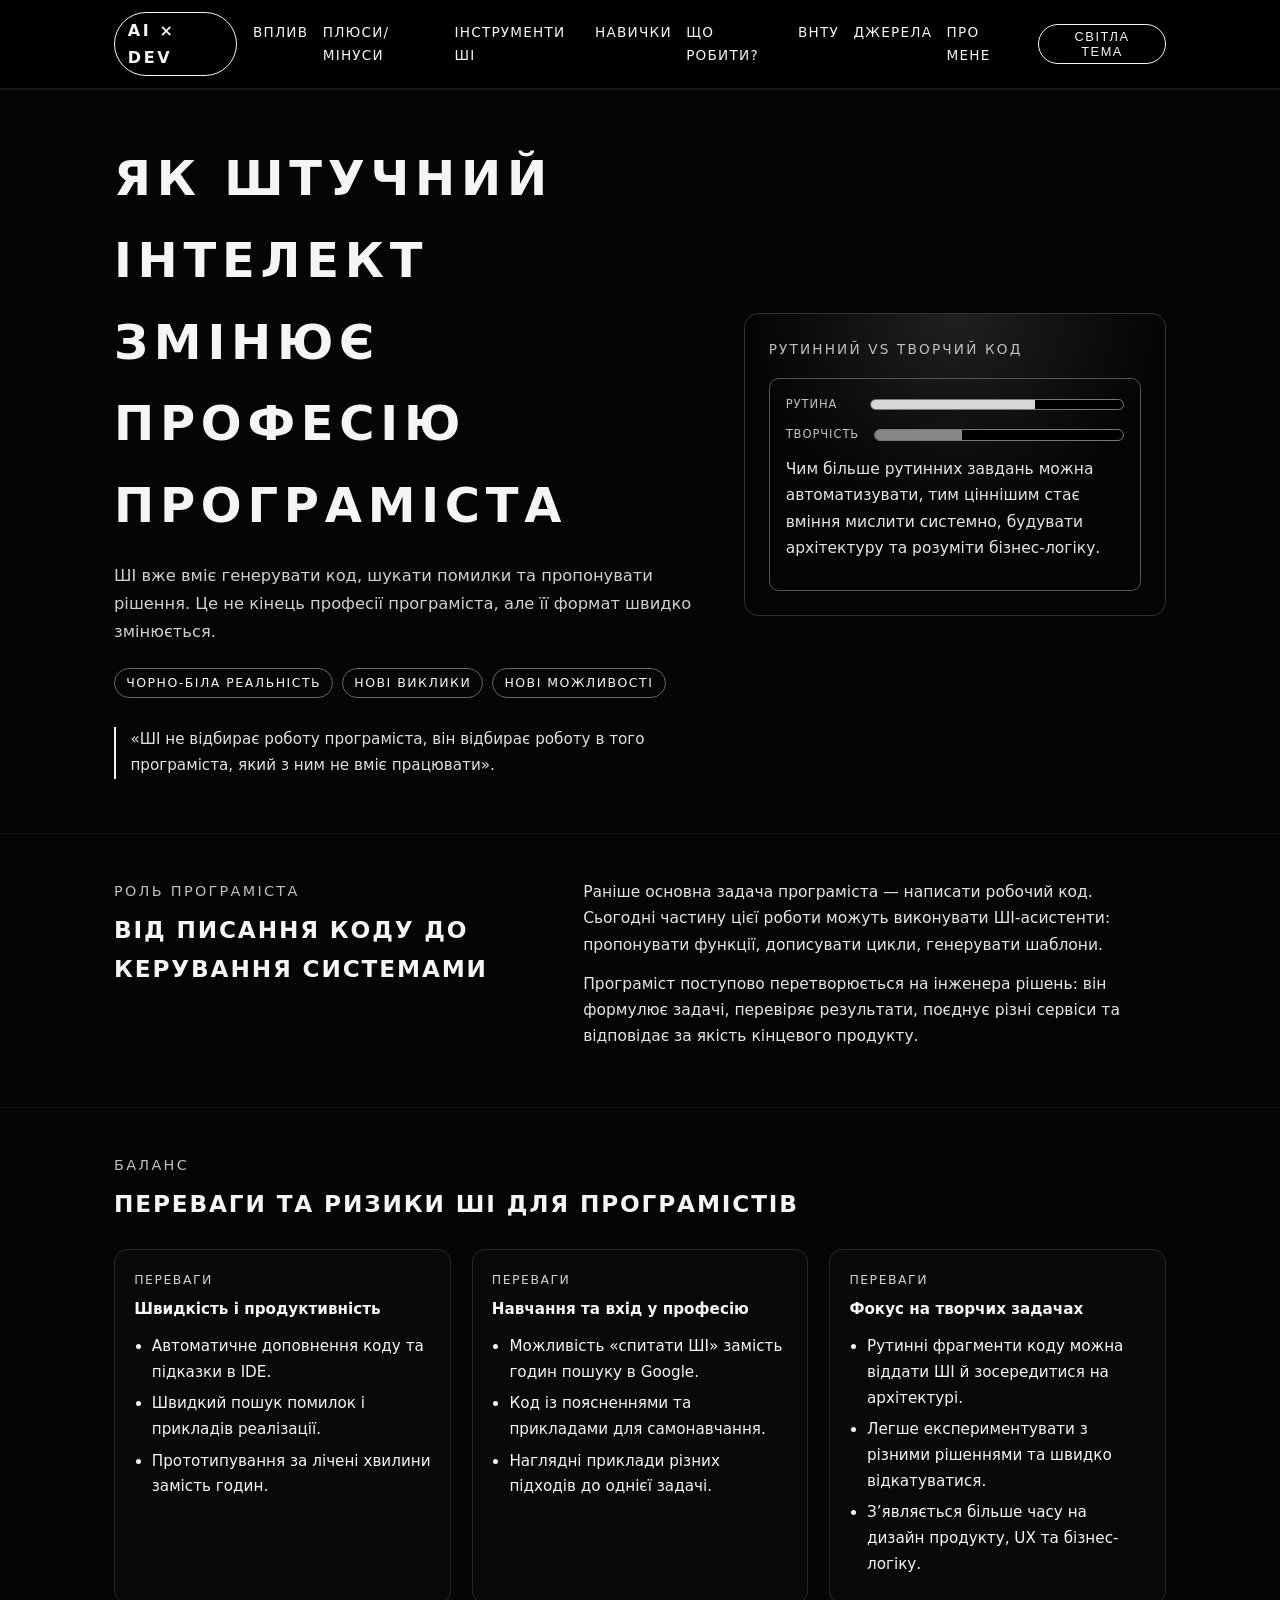
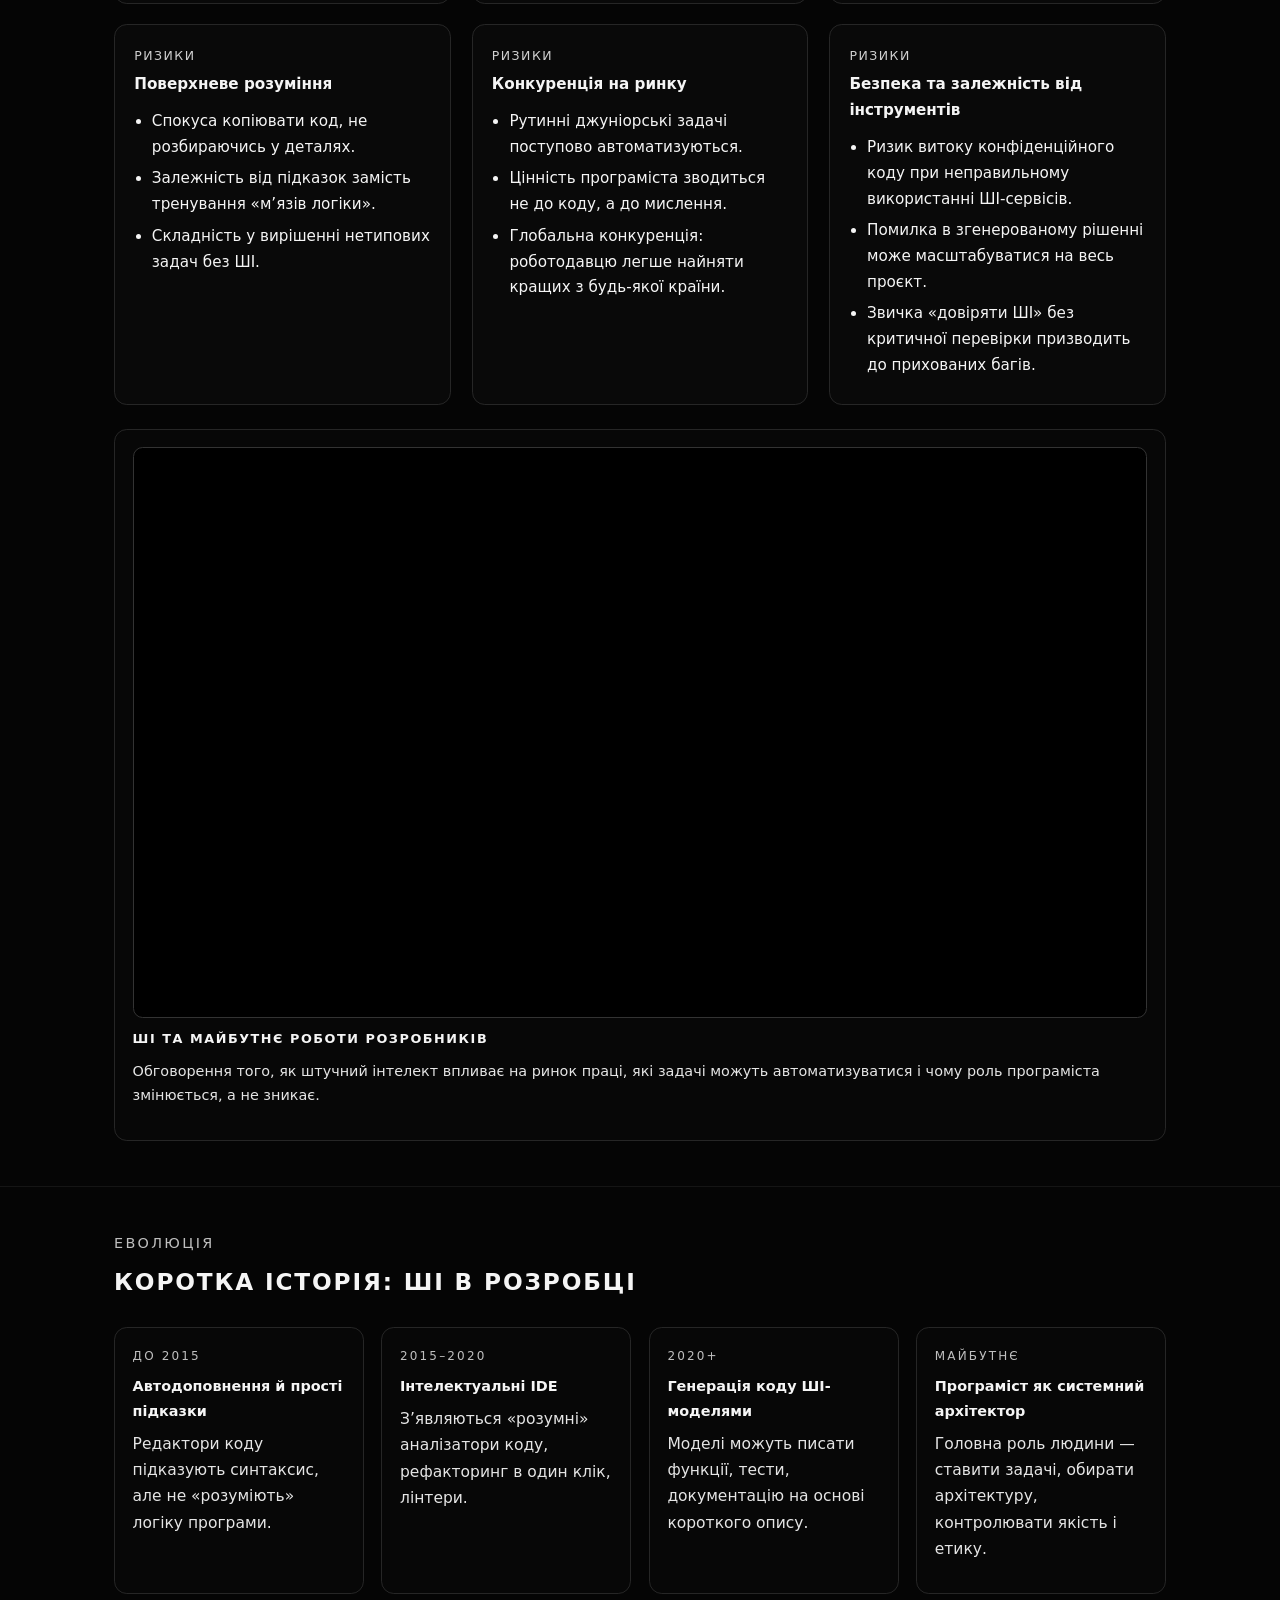
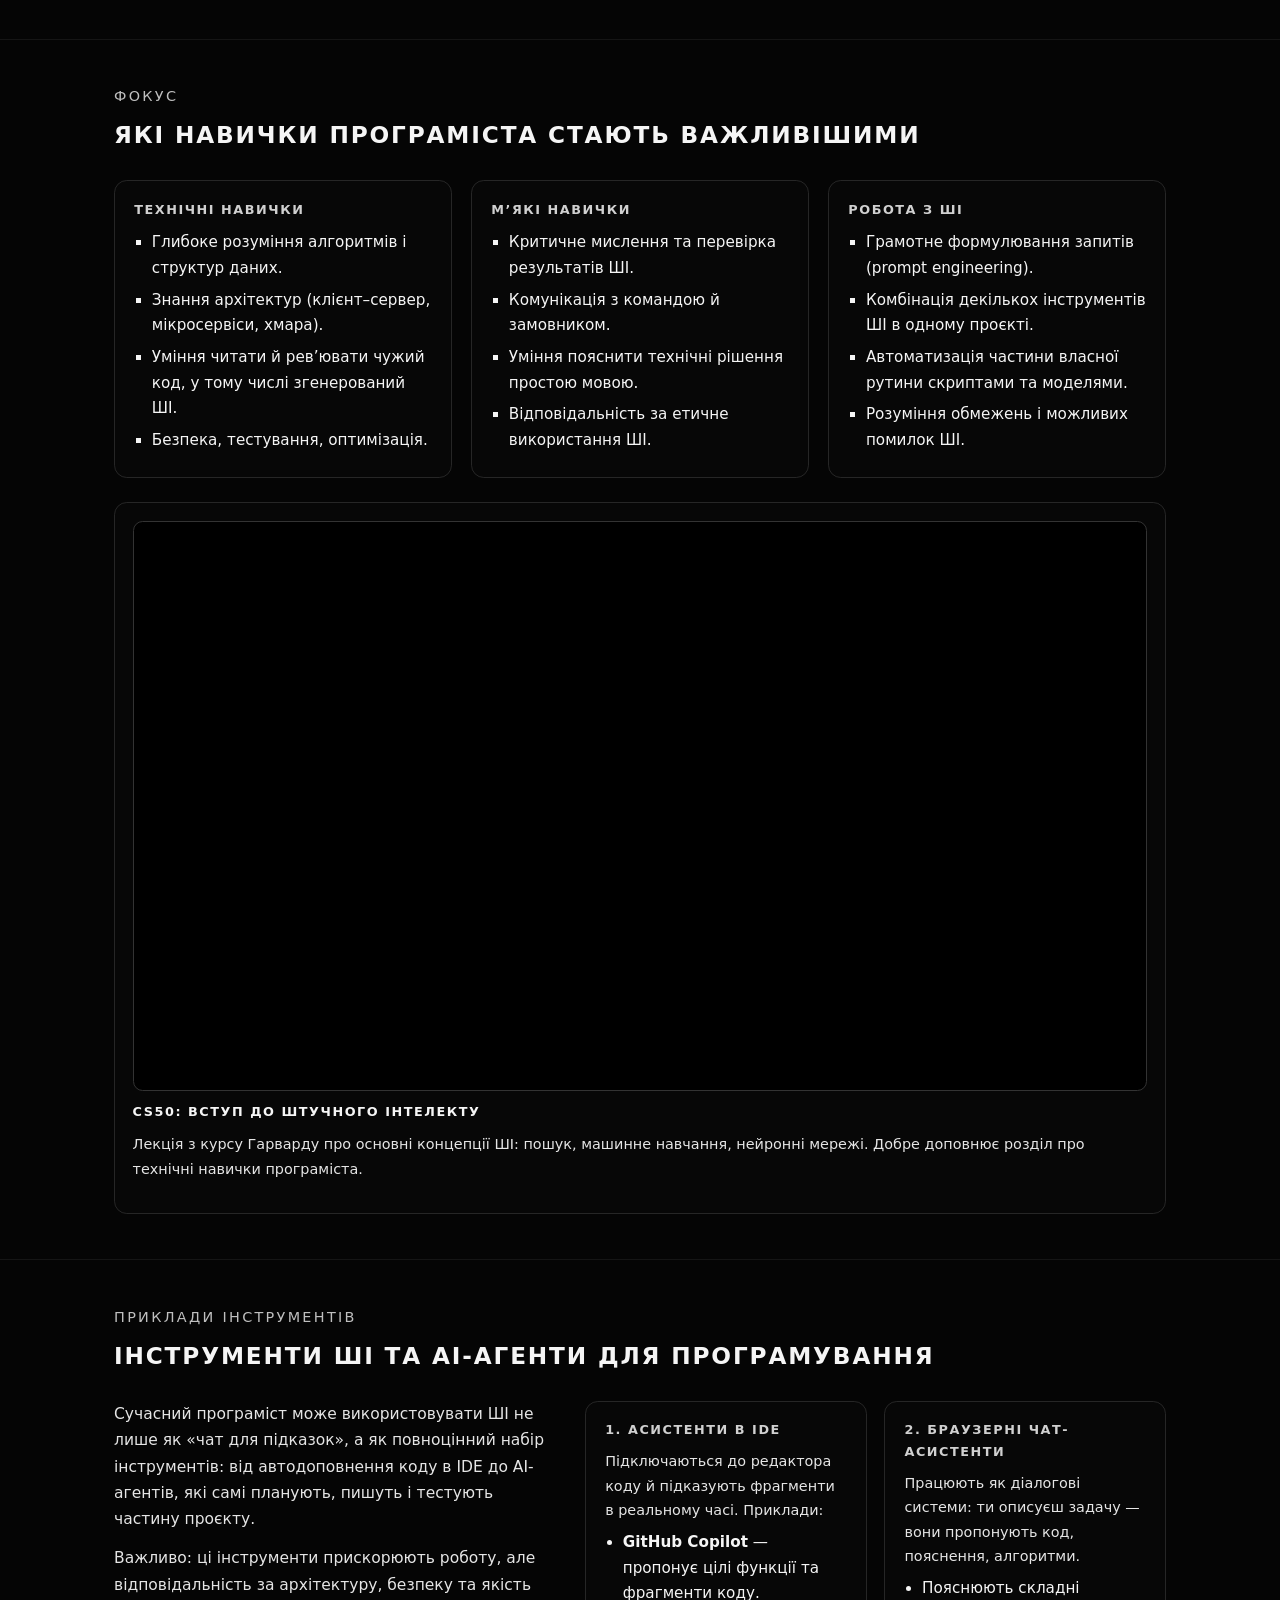
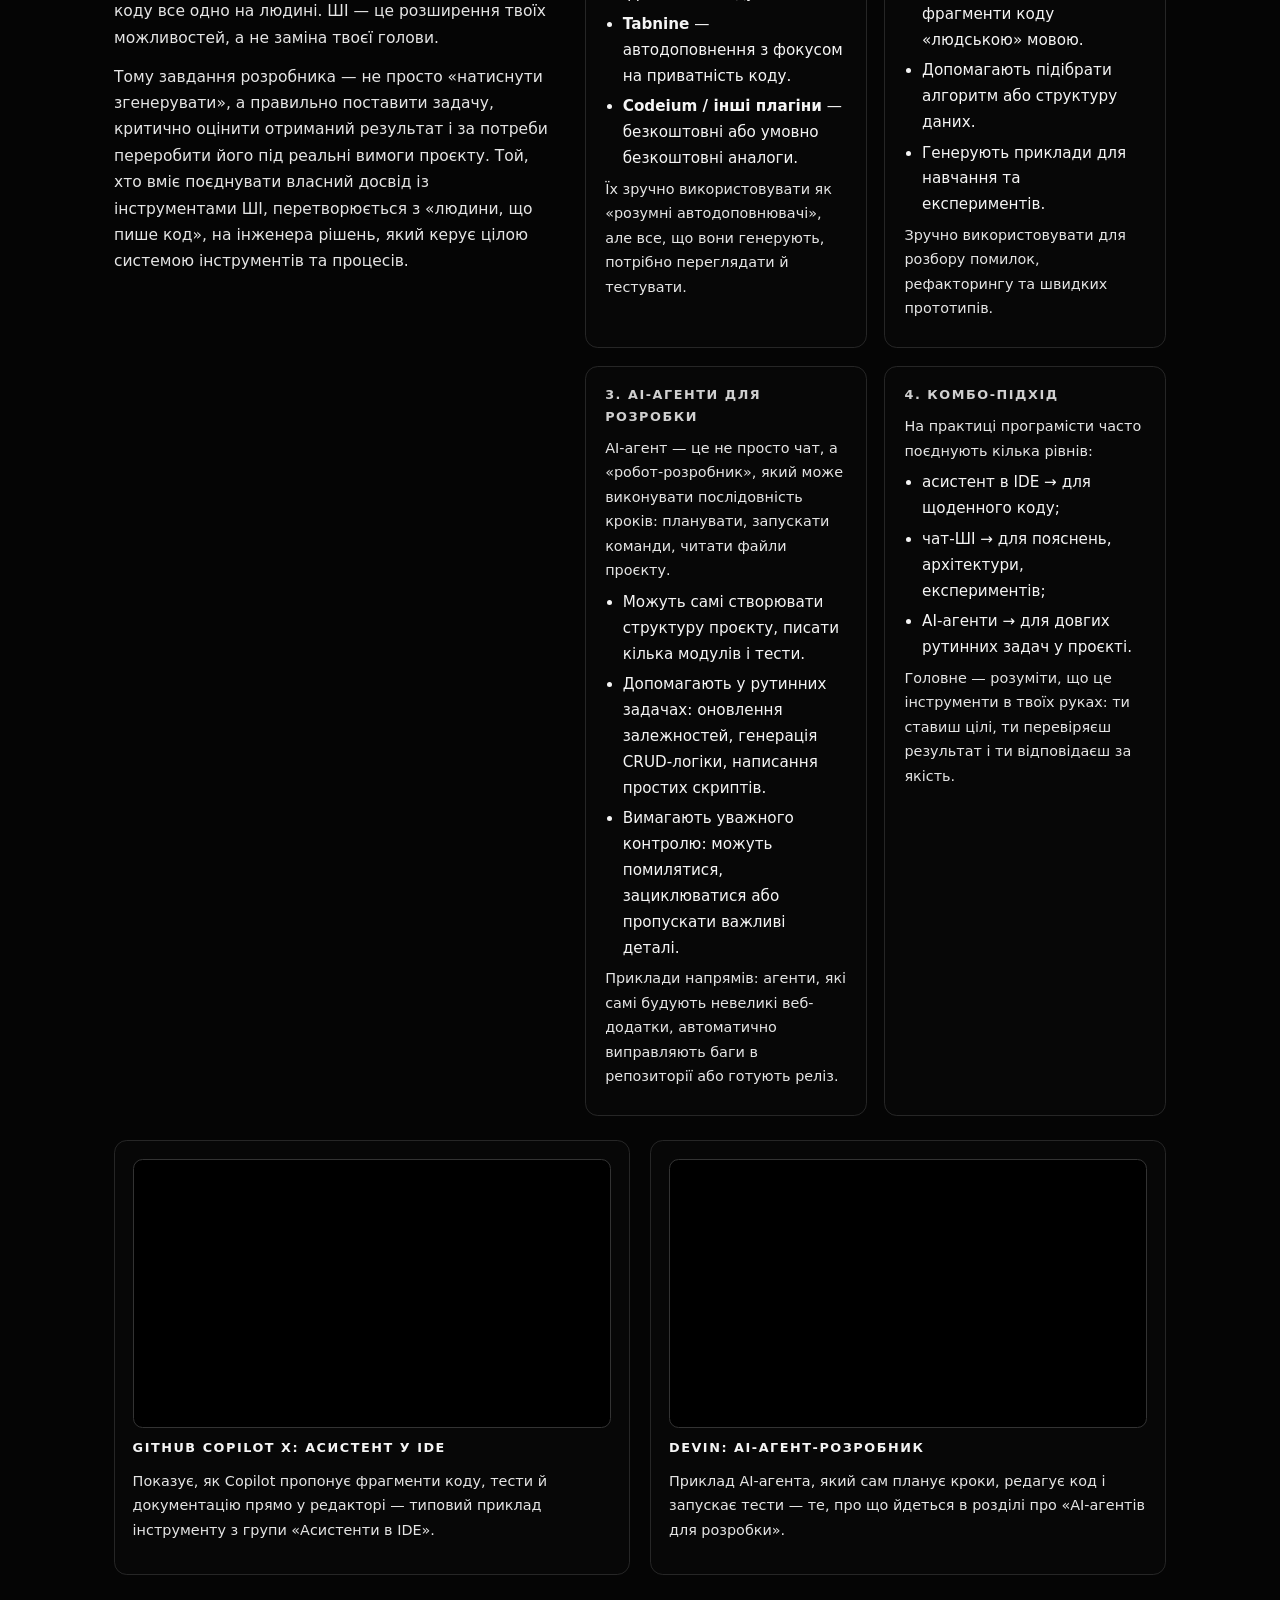
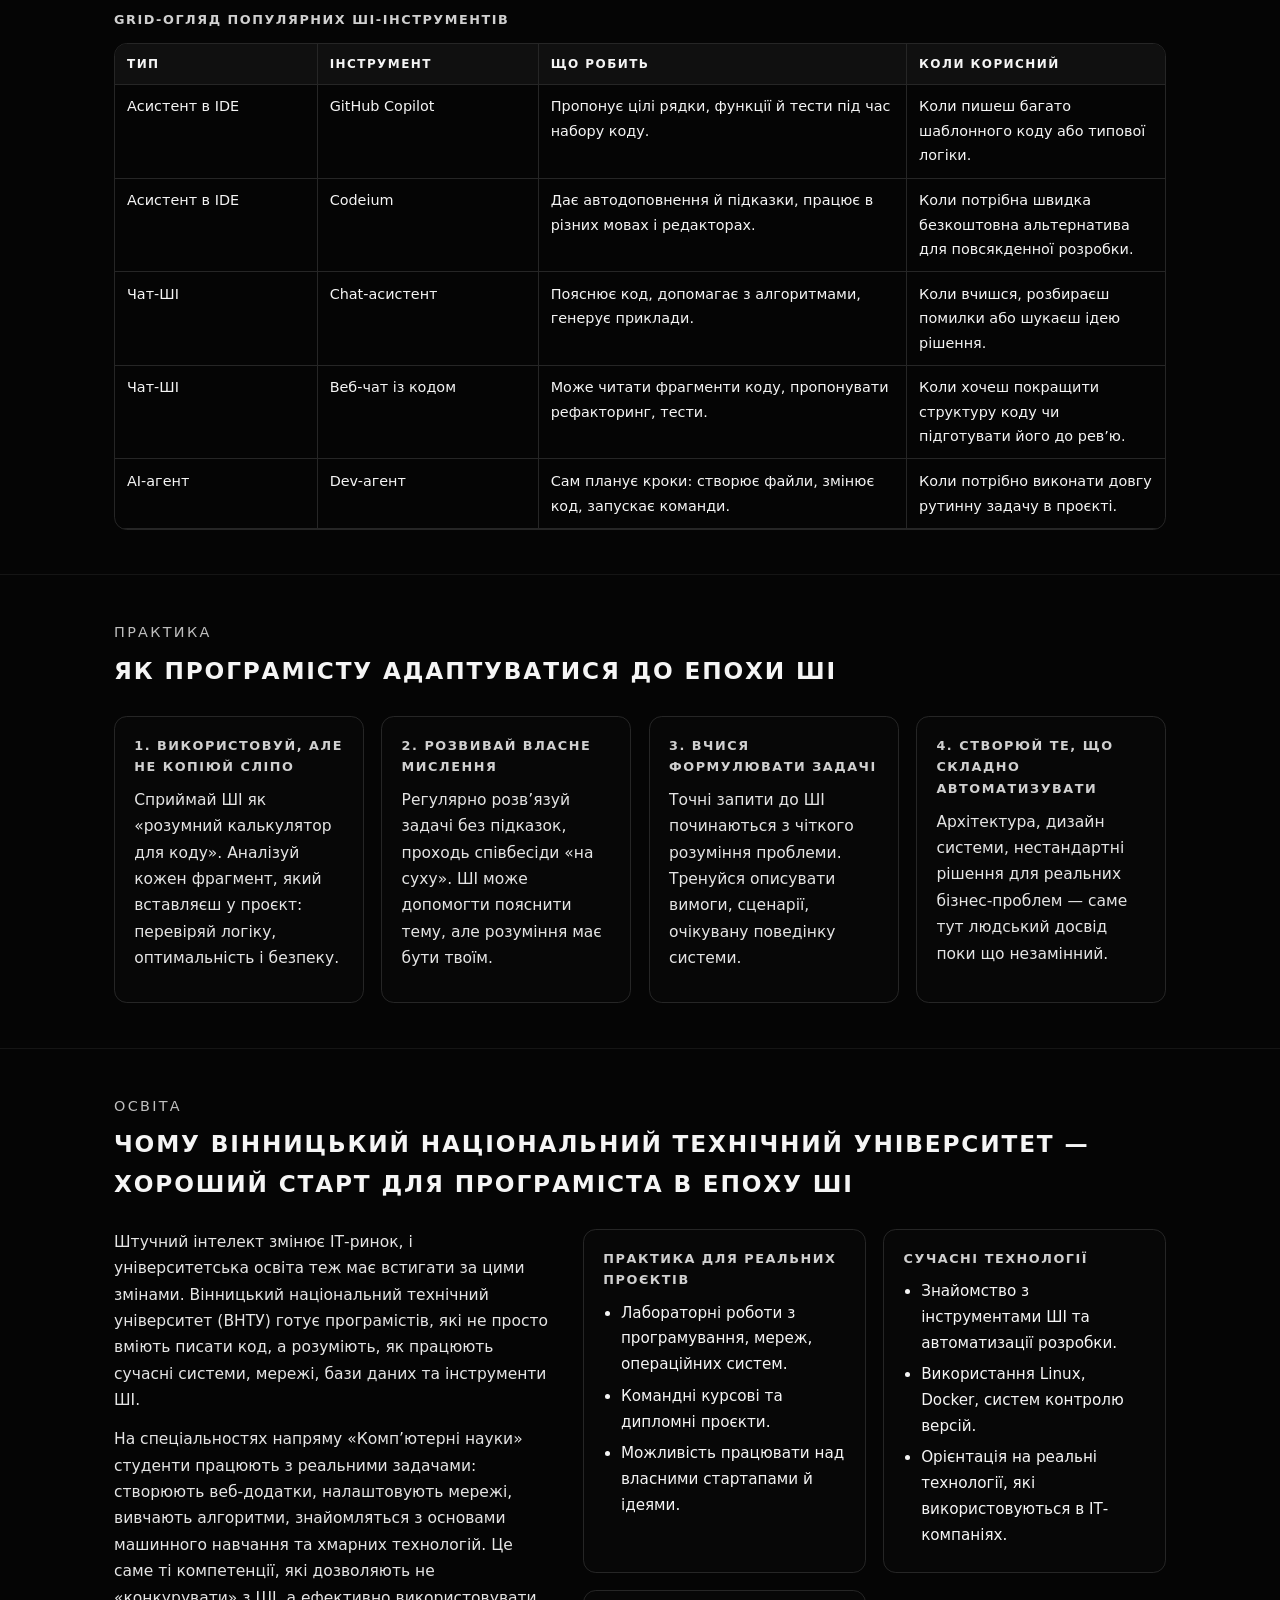
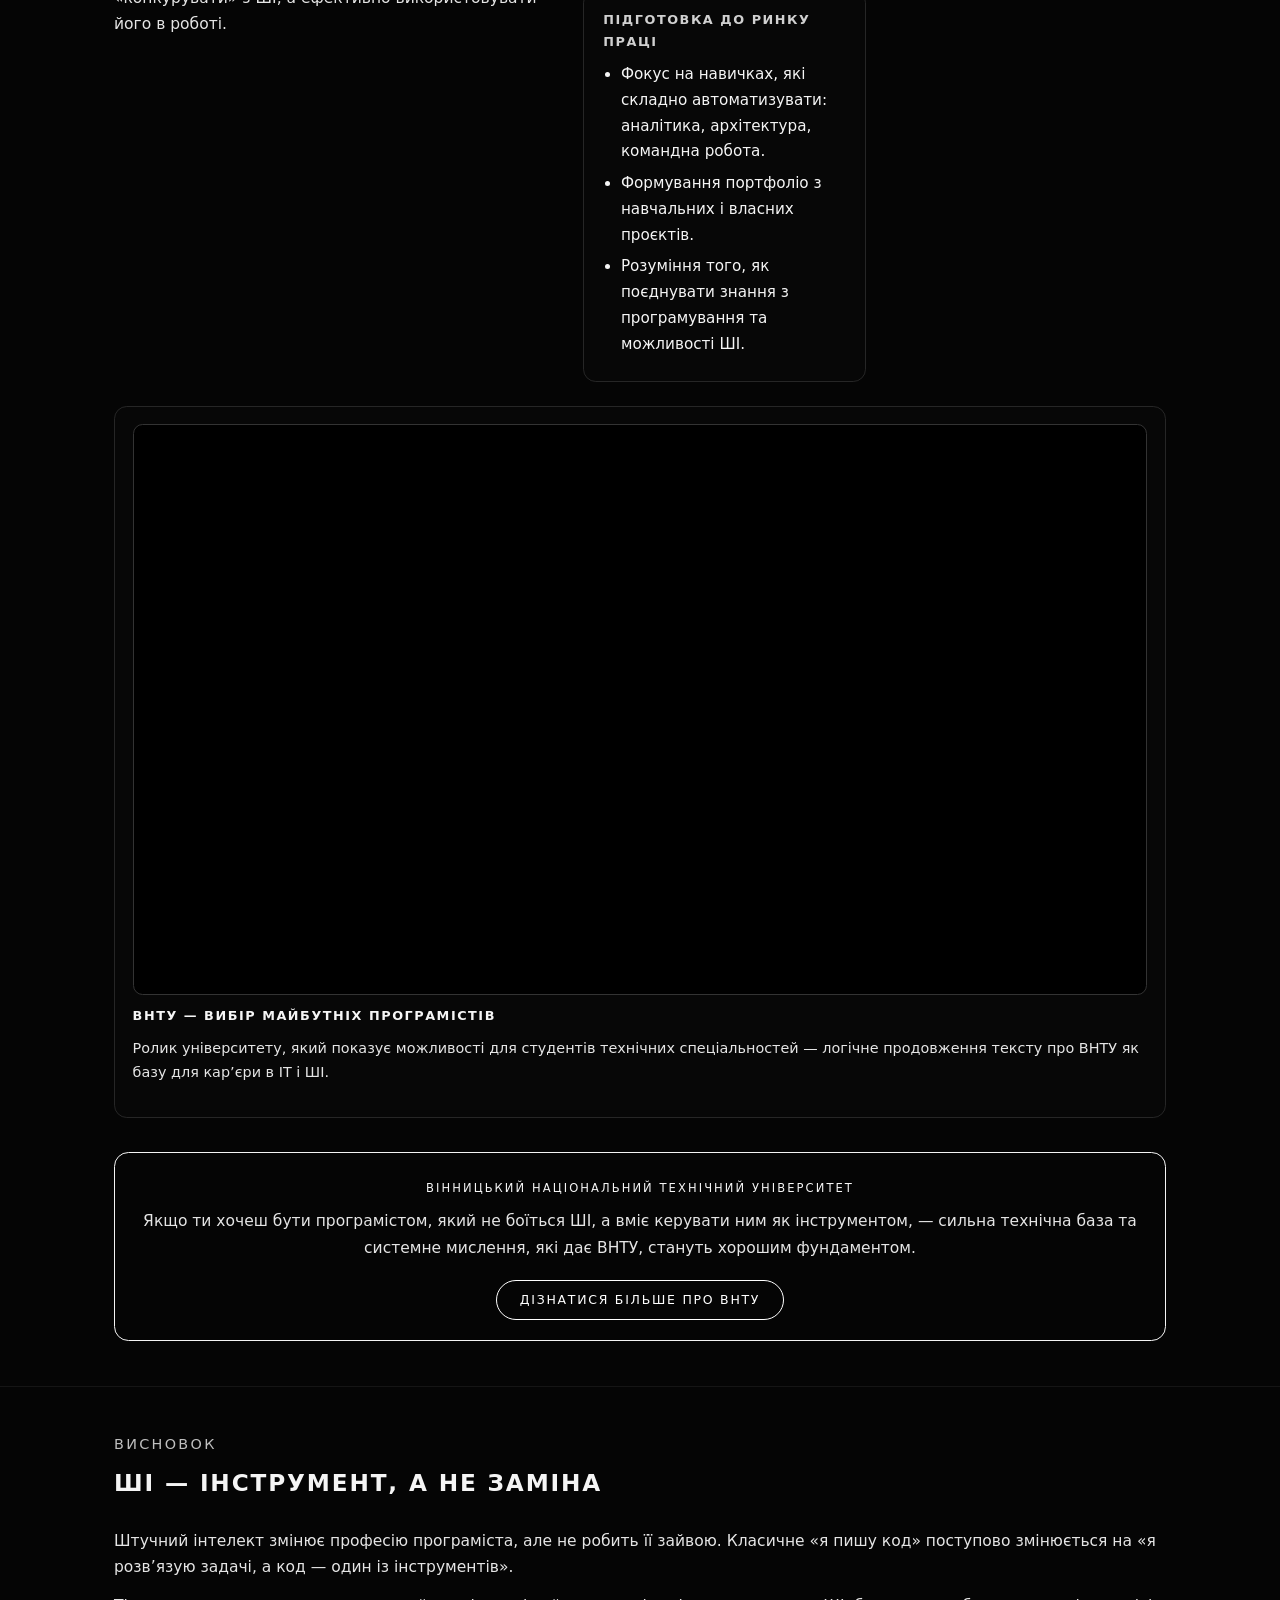
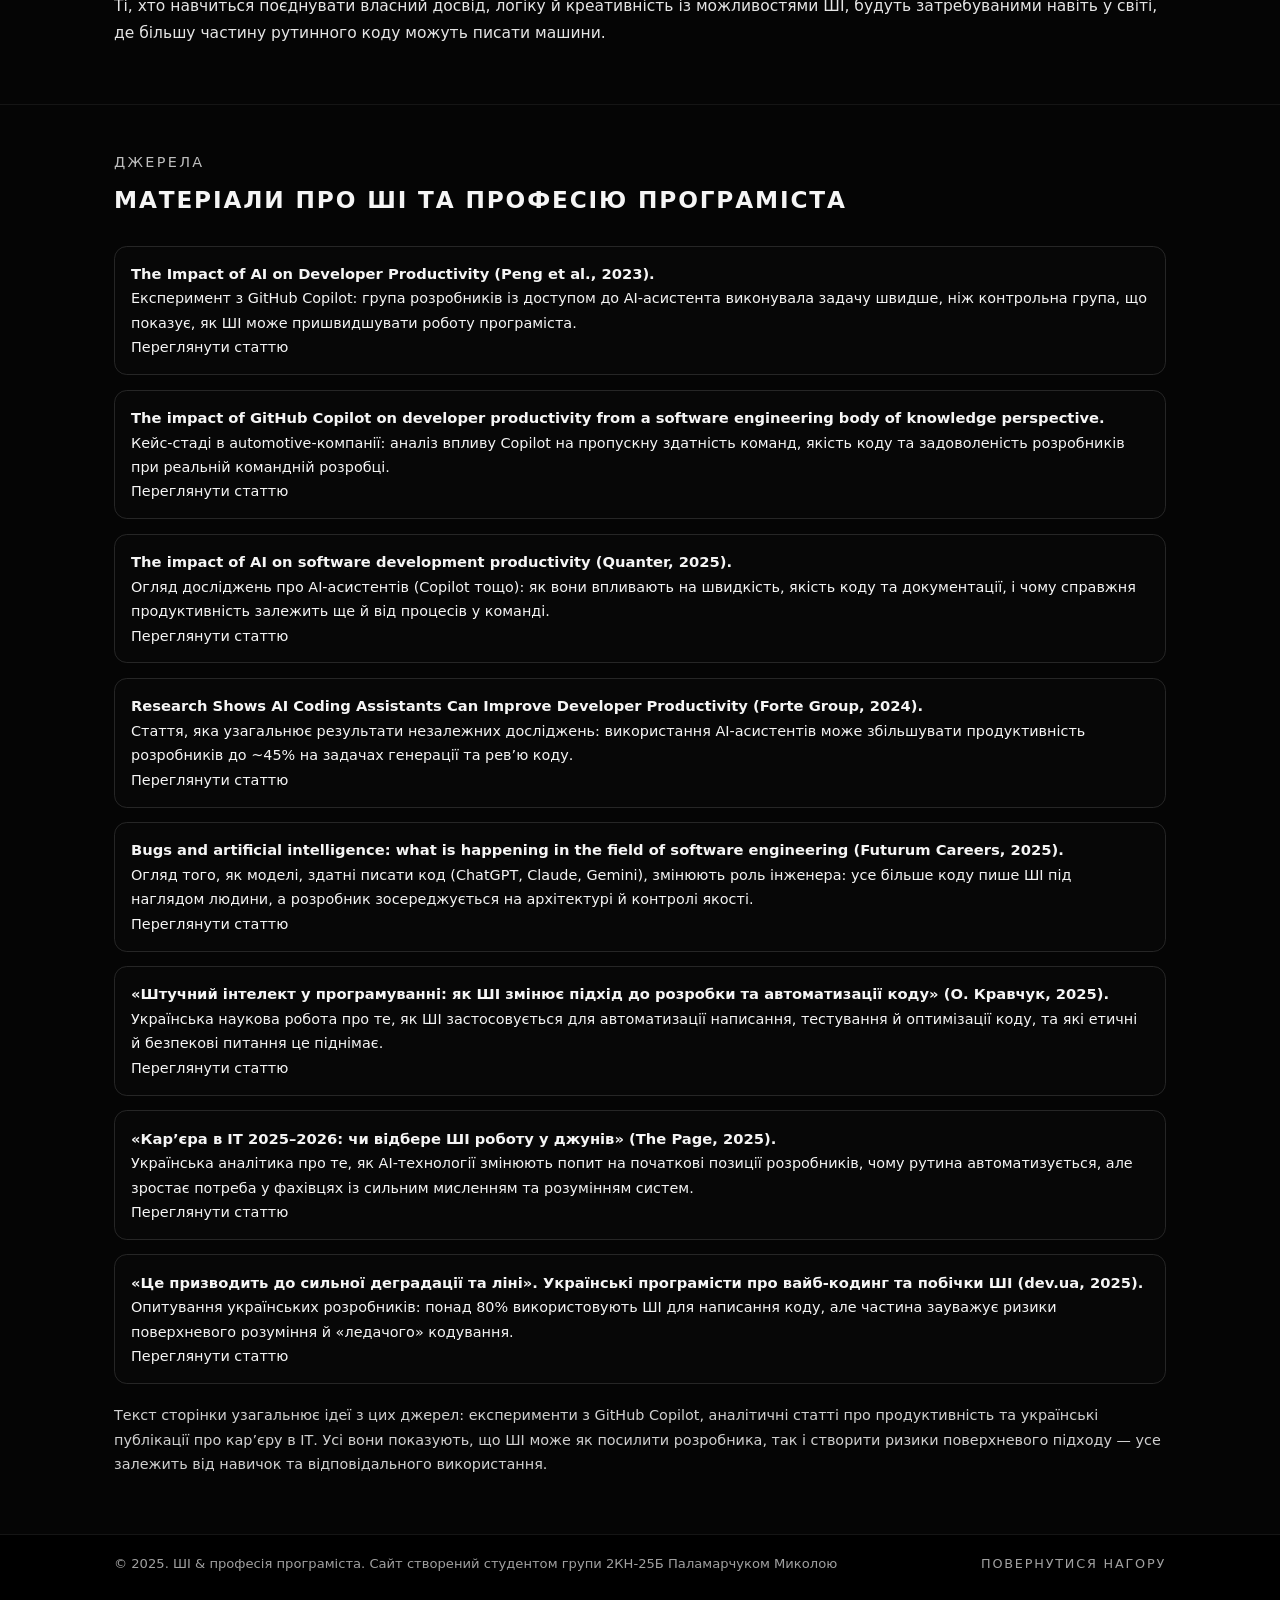
<file: index.html>
<!DOCTYPE html>
<html lang="uk">
<head>
  <meta charset="UTF-8">
  <title>Як ШІ впливає на професію програміста</title>
  <meta name="viewport" content="width=device-width, initial-scale=1.0">
  <link rel="stylesheet" href="css/style.css">
  <script src="js/theme-toggle.js"></script>
</head>

<body>

  <!-- ===== ШАПКА ===== -->
 <header>
  <div class="header-inner">
    <div class="logo">AI × Dev</div>
    <nav>
      <ul>
        <li><a href="#intro">Вплив</a></li>
        <li><a href="#pros-cons">Плюси/мінуси</a></li>
        <li><a href="#ai-tools">Інструменти ШІ</a></li>
        <li><a href="#skills">Навички</a></li>
        <li><a href="#steps">Що робити?</a></li>
        <li><a href="#vntu">ВНТУ</a></li>
        <li><a href="#sources">Джерела</a></li>
        <li><a href="about.html">Про мене</a></li>
      </ul>
    </nav>

    <!-- КНОПКА ЗМІНИ ТЕМИ -->
    <button class="theme-toggle" id="themeToggle" type="button">
      Світла тема
    </button>
  </div>
</header>
  <main>
    <!-- ===== HERO ===== -->
    <section id="intro">
      <div class="hero">
        <div>
          <h1 class="hero-title">Як штучний інтелект змінює професію програміста</h1>
          <p class="hero-subtitle">
            ШІ вже вміє генерувати код, шукати помилки та пропонувати рішення.
            Це не кінець професії програміста, але її формат швидко змінюється.
          </p>

          <div class="hero-tags">
            <span class="tag">Чорно-біла реальність</span>
            <span class="tag">Нові виклики</span>
            <span class="tag">Нові можливості</span>
          </div>

          <p class="hero-quote">
            «ШІ не відбирає роботу програміста, він відбирає роботу в того програміста,
            який з ним не вміє працювати».
          </p>
        </div>

        <div class="hero-visual">
          <div class="hero-visual-title">Рутинний vs творчий код</div>
          <div class="hero-diagram">
            <div class="diagram-row">
              <div class="diagram-label">Рутина</div>
              <div class="diagram-bar">
                <div class="diagram-fill auto"></div>
              </div>
            </div>
            <div class="diagram-row">
              <div class="diagram-label">Творчість</div>
              <div class="diagram-bar">
                <div class="diagram-fill creative"></div>
              </div>
            </div>
            <p>
              Чим більше рутинних завдань можна автоматизувати, тим ціннішим стає
              вміння мислити системно, будувати архітектуру та розуміти бізнес-логіку.
            </p>
          </div>
        </div>
      </div>

      
    <!-- ===== ЩО САМЕ ЗМІНЮЄТЬСЯ ===== -->
    <section>
      <div class="section-inner section-grid">
        <div>
          <p class="section-title">Роль програміста</p>
          <h2 class="section-heading">Від писання коду до керування системами</h2>
        </div>
        <div>
          <p>
            Раніше основна задача програміста — написати робочий код.
            Сьогодні частину цієї роботи можуть виконувати ШІ-асистенти:
            пропонувати функції, дописувати цикли, генерувати шаблони.
          </p>
          <p>
            Програміст поступово перетворюється на інженера рішень:
            він формулює задачі, перевіряє результати, поєднує різні сервіси та
            відповідає за якість кінцевого продукту.
          </p>
        </div>
      </div>
    </section>

    <!-- ===== ПЕРЕВАГИ / РИЗИКИ ===== -->
    <section id="pros-cons">
      <div class="section-inner">
        <p class="section-title">Баланс</p>
        <h2 class="section-heading">Переваги та ризики ШІ для програмістів</h2>

        <div class="cards">
          <div class="card">
            <div class="card-title">Переваги</div>
            <strong>Швидкість і продуктивність</strong>
            <ul>
              <li>Автоматичне доповнення коду та підказки в IDE.</li>
              <li>Швидкий пошук помилок і прикладів реалізації.</li>
              <li>Прототипування за лічені хвилини замість годин.</li>
            </ul>
          </div>

          <div class="card">
            <div class="card-title">Переваги</div>
            <strong>Навчання та вхід у професію</strong>
            <ul>
              <li>Можливість «спитати ШІ» замість годин пошуку в Google.</li>
              <li>Код із поясненнями та прикладами для самонавчання.</li>
              <li>Наглядні приклади різних підходів до однієї задачі.</li>
            </ul>
          </div>

          <div class="card">
            <div class="card-title">Переваги</div>
            <strong>Фокус на творчих задачах</strong>
            <ul>
              <li>Рутинні фрагменти коду можна віддати ШІ й зосередитися на архітектурі.</li>
              <li>Легше експериментувати з різними рішеннями та швидко відкатуватися.</li>
              <li>З’являється більше часу на дизайн продукту, UX та бізнес-логіку.</li>
            </ul>
          </div>

          <div class="card">
            <div class="card-title">Ризики</div>
            <strong>Поверхневе розуміння</strong>
            <ul>
              <li>Спокуса копіювати код, не розбираючись у деталях.</li>
              <li>Залежність від підказок замість тренування «м’язів логіки».</li>
              <li>Складність у вирішенні нетипових задач без ШІ.</li>
            </ul>
          </div>

          <div class="card">
            <div class="card-title">Ризики</div>
            <strong>Конкуренція на ринку</strong>
            <ul>
              <li>Рутинні джуніорські задачі поступово автоматизуються.</li>
              <li>Цінність програміста зводиться не до коду, а до мислення.</li>
              <li>Глобальна конкуренція: роботодавцю легше найняти кращих з будь-якої країни.</li>
            </ul>
          </div>

          <div class="card">
            <div class="card-title">Ризики</div>
            <strong>Безпека та залежність від інструментів</strong>
            <ul>
              <li>Ризик витоку конфіденційного коду при неправильному використанні ШІ-сервісів.</li>
              <li>Помилка в згенерованому рішенні може масштабуватися на весь проєкт.</li>
              <li>Звичка «довіряти ШІ» без критичної перевірки призводить до прихованих багів.</li>
            </ul>
          </div>
        </div>

        <!-- Відео: ШІ, робота і кар’єра програміста -->
        <div class="video-grid" style="margin-top: 1.5rem;">
          <article class="video-card">
            <div class="video-frame">
              <iframe
                src="https://www.youtube.com/embed/CJpIrd8iHYw"
                title="ШІ та майбутнє роботи в ІТ"
                loading="lazy"
                allowfullscreen
              ></iframe>
            </div>
            <h3 class="video-title">ШІ та майбутнє роботи розробників</h3>
            <p class="video-description">
              Обговорення того, як штучний інтелект впливає на ринок праці, які задачі можуть
              автоматизуватися і чому роль програміста змінюється, а не зникає.
            </p>
          </article>
        </div>
      </div>
    </section>

    <!-- ===== ТАЙМЛАЙН РОЗВИТКУ ===== -->
    <section>
      <div class="section-inner">
        <p class="section-title">Еволюція</p>
        <h2 class="section-heading">Коротка історія: ШІ в розробці</h2>

        <div class="timeline">
          <div class="timeline-item">
            <div class="timeline-year">До 2015</div>
            <div class="timeline-title">Автодоповнення й прості підказки</div>
            <p>Редактори коду підказують синтаксис, але не «розуміють» логіку програми.</p>
          </div>

          <div class="timeline-item">
            <div class="timeline-year">2015–2020</div>
            <div class="timeline-title">Інтелектуальні IDE</div>
            <p>З’являються «розумні» аналізатори коду, рефакторинг в один клік, лінтери.</p>
          </div>

          <div class="timeline-item">
            <div class="timeline-year">2020+</div>
            <div class="timeline-title">Генерація коду ШІ-моделями</div>
            <p>Моделі можуть писати функції, тести, документацію на основі короткого опису.</p>
          </div>

          <div class="timeline-item">
            <div class="timeline-year">Майбутнє</div>
            <div class="timeline-title">Програміст як системний архітектор</div>
            <p>Головна роль людини — ставити задачі, обирати архітектуру, контролювати якість і етику.</p>
          </div>
        </div>
      </div>
    </section>

    <!-- ===== НАВИЧКИ МАЙБУТНЬОГО ===== -->
    <section id="skills">
      <div class="section-inner">
        <p class="section-title">Фокус</p>
        <h2 class="section-heading">Які навички програміста стають важливішими</h2>

        <div class="skills-grid">
          <div class="skills-col">
            <h4>Технічні навички</h4>
            <ul>
              <li>Глибоке розуміння алгоритмів і структур даних.</li>
              <li>Знання архітектур (клієнт–сервер, мікросервіси, хмара).</li>
              <li>Уміння читати й рев’ювати чужий код, у тому числі згенерований ШІ.</li>
              <li>Безпека, тестування, оптимізація.</li>
            </ul>
          </div>

          <div class="skills-col">
            <h4>М’які навички</h4>
            <ul>
              <li>Критичне мислення та перевірка результатів ШІ.</li>
              <li>Комунікація з командою й замовником.</li>
              <li>Уміння пояснити технічні рішення простою мовою.</li>
              <li>Відповідальність за етичне використання ШІ.</li>
            </ul>
          </div>

          <div class="skills-col">
            <h4>Робота з ШІ</h4>
            <ul>
              <li>Грамотне формулювання запитів (prompt engineering).</li>
              <li>Комбінація декількох інструментів ШІ в одному проєкті.</li>
              <li>Автоматизація частини власної рутини скриптами та моделями.</li>
              <li>Розуміння обмежень і можливих помилок ШІ.</li>
            </ul>
          </div>
        </div>

        <!-- Відео про навчання ШІ та майбутні навички -->
        <div class="video-grid" style="margin-top: 1.5rem;">
          <article class="video-card">
            <div class="video-frame">
              <iframe
                src="https://www.youtube.com/embed/gR8QvFmNuLE?list=PLhQjrBD2T381PopUTYtMSstgk-hsTGkVm"
                title="CS50's Introduction to Artificial Intelligence with Python"
                loading="lazy"
                allowfullscreen
              ></iframe>
            </div>
            <h3 class="video-title">CS50: Вступ до штучного інтелекту</h3>
            <p class="video-description">
              Лекція з курсу Гарварду про основні концепції ШІ: пошук, машинне навчання,
              нейронні мережі. Добре доповнює розділ про технічні навички програміста.
            </p>
          </article>
        </div>
      </div>
    </section>

    <!-- ===== ПРИКЛАДИ ШІ ТА AI-АГЕНТІВ ===== -->
    <section id="ai-tools">
      <div class="section-inner">
        <p class="section-title">Приклади інструментів</p>
        <h2 class="section-heading">Інструменти ШІ та AI-агенти для програмування</h2>

        <div class="section-grid">
          <div>
            <p>
              Сучасний програміст може використовувати ШІ не лише як «чат для підказок», а як
              повноцінний набір інструментів: від автодоповнення коду в IDE до AI-агентів, які
              самі планують, пишуть і тестують частину проєкту.
            </p>

            <p>
              Важливо: ці інструменти прискорюють роботу, але відповідальність за архітектуру,
              безпеку та якість коду все одно на людині. ШІ — це розширення твоїх можливостей,
              а не заміна твоєї голови.
            </p>

            <p>
              Тому завдання розробника — не просто «натиснути згенерувати», а правильно поставити
              задачу, критично оцінити отриманий результат і за потреби переробити його під реальні
              вимоги проєкту. Той, хто вміє поєднувати власний досвід із інструментами ШІ, перетворюється
              з «людини, що пише код», на інженера рішень, який керує цілою системою інструментів та процесів.
            </p>
          </div>

          <div class="ai-tools-groups">
            <div class="ai-tools-group">
              <h3>1. Асистенти в IDE</h3>
              <p>
                Підключаються до редактора коду й підказують фрагменти в реальному часі.
                Приклади:
              </p>
              <ul>
                <li><strong>GitHub Copilot</strong> — пропонує цілі функції та фрагменти коду.</li>
                <li><strong>Tabnine</strong> — автодоповнення з фокусом на приватність коду.</li>
                <li><strong>Codeium / інші плагіни</strong> — безкоштовні або умовно безкоштовні аналоги.</li>
              </ul>
              <p>
                Їх зручно використовувати як «розумні автодоповнювачі», але все, що вони
                генерують, потрібно переглядати й тестувати.
              </p>
            </div>

            <div class="ai-tools-group">
              <h3>2. Браузерні чат-асистенти</h3>
              <p>
                Працюють як діалогові системи: ти описуєш задачу — вони пропонують код,
                пояснення, алгоритми.
              </p>
              <ul>
                <li>Пояснюють складні фрагменти коду «людською» мовою.</li>
                <li>Допомагають підібрати алгоритм або структуру даних.</li>
                <li>Генерують приклади для навчання та експериментів.</li>
              </ul>
              <p>
                Зручно використовувати для розбору помилок, рефакторингу та швидких прототипів.
              </p>
            </div>

            <div class="ai-tools-group">
              <h3>3. AI-агенти для розробки</h3>
              <p>
                AI-агент — це не просто чат, а «робот-розробник», який може виконувати
                послідовність кроків: планувати, запускати команди, читати файли проєкту.
              </p>
              <ul>
                <li>Можуть самі створювати структуру проєкту, писати кілька модулів і тести.</li>
                <li>Допомагають у рутинних задачах: оновлення залежностей, генерація CRUD-логіки,
                    написання простих скриптів.</li>
                <li>Вимагають уважного контролю: можуть помилятися, зациклюватися або пропускати важливі деталі.</li>
              </ul>
              <p>
                Приклади напрямів: агенти, які самі будують невеликі веб-додатки,
                автоматично виправляють баги в репозиторії або готують реліз.
              </p>
            </div>

            <div class="ai-tools-group">
              <h3>4. Комбо-підхід</h3>
              <p>
                На практиці програмісти часто поєднують кілька рівнів:
              </p>
              <ul>
                <li>асистент в IDE → для щоденного коду;</li>
                <li>чат-ШІ → для пояснень, архітектури, експериментів;</li>
                <li>AI-агенти → для довгих рутинних задач у проєкті.</li>
              </ul>
              <p>
                Головне — розуміти, що це інструменти в твоїх руках: ти ставиш цілі,
                ти перевіряєш результат і ти відповідаєш за якість.
              </p>
            </div>
          </div>
        </div>

        <!-- Відео-приклади інструментів ШІ (Copilot + Devin) -->
        <div class="video-grid" style="margin-top: 1.5rem;">
          <article class="video-card">
            <div class="video-frame">
              <iframe
                src="https://www.youtube.com/embed/4RfD5JiXt3A"
                title="GitHub Copilot X"
                loading="lazy"
                allowfullscreen
              ></iframe>
            </div>
            <h3 class="video-title">GitHub Copilot X: асистент у IDE</h3>
            <p class="video-description">
              Показує, як Copilot пропонує фрагменти коду, тести й документацію прямо у редакторі —
              типовий приклад інструменту з групи «Асистенти в IDE».
            </p>
          </article>

          <article class="video-card">
            <div class="video-frame">
              <iframe
                src="https://www.youtube.com/embed/fjHtjT7GO1c"
                title="Devin – the first AI software engineer"
                loading="lazy"
                allowfullscreen
              ></iframe>
            </div>
            <h3 class="video-title">Devin: AI-агент-розробник</h3>
            <p class="video-description">
              Приклад AI-агента, який сам планує кроки, редагує код і запускає тести —
              те, про що йдеться в розділі про «AI-агентів для розробки».
            </p>
          </article>
        </div>

        <!-- GRID-ТAБЛИЦЯ З ПРИКЛАДАМИ ІНСТРУМЕНТІВ -->
        <div class="ai-table-wrapper">
          <h3 class="ai-table-title">Grid-огляд популярних ШІ-інструментів</h3>
          <div class="ai-grid-table">
            <div class="ai-grid-header">Тип</div>
            <div class="ai-grid-header">Інструмент</div>
            <div class="ai-grid-header">Що робить</div>
            <div class="ai-grid-header">Коли корисний</div>

            <div class="ai-grid-cell">Асистент в IDE</div>
            <div class="ai-grid-cell">GitHub Copilot</div>
            <div class="ai-grid-cell">Пропонує цілі рядки, функції й тести під час набору коду.</div>
            <div class="ai-grid-cell">Коли пишеш багато шаблонного коду або типової логіки.</div>

            <div class="ai-grid-cell">Асистент в IDE</div>
            <div class="ai-grid-cell">Codeium</div>
            <div class="ai-grid-cell">Дає автодоповнення й підказки, працює в різних мовах і редакторах.</div>
            <div class="ai-grid-cell">Коли потрібна швидка безкоштовна альтернатива для повсякденної розробки.</div>

            <div class="ai-grid-cell">Чат-ШІ</div>
            <div class="ai-grid-cell">Chat-асистент</div>
            <div class="ai-grid-cell">Пояснює код, допомагає з алгоритмами, генерує приклади.</div>
            <div class="ai-grid-cell">Коли вчишся, розбираєш помилки або шукаєш ідею рішення.</div>

            <div class="ai-grid-cell">Чат-ШІ</div>
            <div class="ai-grid-cell">Веб-чат із кодом</div>
            <div class="ai-grid-cell">Може читати фрагменти коду, пропонувати рефакторинг, тести.</div>
            <div class="ai-grid-cell">Коли хочеш покращити структуру коду чи підготувати його до рев’ю.</div>

            <div class="ai-grid-cell">AI-агент</div>
            <div class="ai-grid-cell">Dev-агент</div>
            <div class="ai-grid-cell">Сам планує кроки: створює файли, змінює код, запускає команди.</div>
            <div class="ai-grid-cell">Коли потрібно виконати довгу рутинну задачу в проєкті.</div>
          </div>
        </div>
      </div>
    </section>

    <!-- ===== ЩО РОБИТИ ВЖЕ ЗАРАЗ ===== -->
    <section id="steps">
      <div class="section-inner">
        <p class="section-title">Практика</p>
        <h2 class="section-heading">Як програмісту адаптуватися до епохи ШІ</h2>

        <div class="checklist">
          <div class="checklist-item">
            <h4>1. Використовуй, але не копіюй сліпо</h4>
            <p>
              Сприймай ШІ як «розумний калькулятор для коду».
              Аналізуй кожен фрагмент, який вставляєш у проєкт:
              перевіряй логіку, оптимальність і безпеку.
            </p>
          </div>

          <div class="checklist-item">
            <h4>2. Розвивай власне мислення</h4>
            <p>
              Регулярно розв’язуй задачі без підказок, проходь співбесіди «на суху».
              ШІ може допомогти пояснити тему, але розуміння має бути твоїм.
            </p>
          </div>

          <div class="checklist-item">
            <h4>3. Вчися формулювати задачі</h4>
            <p>
              Точні запити до ШІ починаються з чіткого розуміння проблеми.
              Тренуйся описувати вимоги, сценарії, очікувану поведінку системи.
            </p>
          </div>

          <div class="checklist-item">
            <h4>4. Створюй те, що складно автоматизувати</h4>
            <p>
              Архітектура, дизайн системи, нестандартні рішення для реальних бізнес-проблем —
              саме тут людський досвід поки що незамінний.
            </p>
          </div>
        </div>
      </div>
    </section>

    <!-- ===== ВНТУ: ПРОГРАМУВАННЯ ТА ШІ ===== -->
    <section id="vntu">
      <div class="section-inner">
        <p class="section-title">Освіта</p>
        <h2 class="section-heading">
          Чому Вінницький національний технічний університет — хороший старт для програміста в епоху ШІ
        </h2>

        <div class="section-grid">
          <div>
            <p>
              Штучний інтелект змінює ІТ-ринок, і університетська освіта теж має встигати за цими змінами.
              Вінницький національний технічний університет (ВНТУ) готує програмістів, які не просто вміють
              писати код, а розуміють, як працюють сучасні системи, мережі, бази даних та інструменти ШІ.
            </p>
            <p>
              На спеціальностях напряму «Комп’ютерні науки» студенти працюють з реальними задачами:
              створюють веб-додатки, налаштовують мережі, вивчають алгоритми, знайомляться з основами
              машинного навчання та хмарних технологій. Це саме ті компетенції, які дозволяють не
              «конкурувати» з ШІ, а ефективно використовувати його в роботі.
            </p>
          </div>

          <div class="vntu-card-grid">
            <div class="vntu-card">
              <h3>Практика для реальних проєктів</h3>
              <ul>
                <li>Лабораторні роботи з програмування, мереж, операційних систем.</li>
                <li>Командні курсові та дипломні проєкти.</li>
                <li>Можливість працювати над власними стартапами й ідеями.</li>
              </ul>
            </div>

            <div class="vntu-card">
              <h3>Сучасні технології</h3>
              <ul>
                <li>Знайомство з інструментами ШІ та автоматизації розробки.</li>
                <li>Використання Linux, Docker, систем контролю версій.</li>
                <li>Орієнтація на реальні технології, які використовуються в ІТ-компаніях.</li>
              </ul>
            </div>

            <div class="vntu-card">
              <h3>Підготовка до ринку праці</h3>
              <ul>
                <li>Фокус на навичках, які складно автоматизувати: аналітика, архітектура, командна робота.</li>
                <li>Формування портфоліо з навчальних і власних проєктів.</li>
                <li>Розуміння того, як поєднувати знання з програмування та можливості ШІ.</li>
              </ul>
            </div>
          </div>
        </div>

        <!-- Відео про ВНТУ -->
        <div class="video-grid" style="margin-top: 1.5rem;">
          <article class="video-card">
            <div class="video-frame">
              <iframe
                src="https://www.youtube.com/embed/3_fJ2n-Iino"
                title="ВНТУ – Вибір кращих"
                loading="lazy"
                allowfullscreen
              ></iframe>
            </div>
            <h3 class="video-title">ВНТУ — вибір майбутніх програмістів</h3>
            <p class="video-description">
              Ролик університету, який показує можливості для студентів технічних спеціальностей —
              логічне продовження тексту про ВНТУ як базу для кар’єри в ІТ і ШІ.
            </p>
          </article>
        </div>

        <div class="vntu-cta">
          <span class="vntu-badge">Вінницький національний технічний університет</span>
          <p>
            Якщо ти хочеш бути програмістом, який не боїться ШІ, а вміє керувати ним як інструментом, —
            сильна технічна база та системне мислення, які дає ВНТУ, стануть хорошим фундаментом.
          </p>
          <a class="vntu-btn" href="https://vntu.edu.ua" target="_blank" rel="noopener noreferrer">
            Дізнатися більше про ВНТУ
          </a>
        </div>
      </div>
    </section>

    <!-- ===== ВИСНОВОК ===== -->
    <section>
      <div class="section-inner">
        <p class="section-title">Висновок</p>
        <h2 class="section-heading">ШІ — інструмент, а не заміна</h2>
        <p>
          Штучний інтелект змінює професію програміста, але не робить її зайвою.
          Класичне «я пишу код» поступово змінюється на «я розв’язую задачі, а код — один із інструментів».
        </p>
        <p>
          Ті, хто навчиться поєднувати власний досвід, логіку й креативність із можливостями ШІ,
          будуть затребуваними навіть у світі, де більшу частину рутинного коду можуть писати машини.
        </p>
      </div>
    </section>
  </main>

  <!-- ===== ДЖЕРЕЛА ІНФОРМАЦІЇ ===== -->
  <section id="sources">
    <div class="section-inner">
      <p class="section-title">Джерела</p>
      <h2 class="section-heading">Матеріали про ШІ та професію програміста</h2>

      <ul class="sources-list">
        <li>
          <strong>The Impact of AI on Developer Productivity (Peng et al., 2023).</strong><br>
          Експеримент з GitHub Copilot: група розробників із доступом до AI-асистента виконувала
          задачу швидше, ніж контрольна група, що показує, як ШІ може пришвидшувати роботу
          програміста.
          <br>
          <a href="https://arxiv.org/abs/2302.06590" target="_blank" rel="noopener noreferrer">
            Переглянути статтю
          </a>
        </li>

        <li>
          <strong>The impact of GitHub Copilot on developer productivity from a software
            engineering body of knowledge perspective.</strong><br>
          Кейс-стаді в automotive-компанії: аналіз впливу Copilot на пропускну здатність команд,
          якість коду та задоволеність розробників при реальній командній розробці.
          <br>
          <a href="https://www.researchgate.net/publication/381609417_The_impact_of_GitHub_Copilot_on_developer_productivity_from_a_software_engineering_body_of_knowledge_perspective"
             target="_blank" rel="noopener noreferrer">
            Переглянути статтю
          </a>
        </li>

        <li>
          <strong>The impact of AI on software development productivity (Quanter, 2025).</strong><br>
          Огляд досліджень про AI-асистентів (Copilot тощо): як вони впливають на швидкість,
          якість коду та документації, і чому справжня продуктивність залежить ще й від процесів у команді.
          <br>
          <a href="https://www.quanter.com/en/the-impact-of-ai-on-software-development-productivity/"
             target="_blank" rel="noopener noreferrer">
            Переглянути статтю
          </a>
        </li>

        <li>
          <strong>Research Shows AI Coding Assistants Can Improve Developer Productivity
            (Forte Group, 2024).</strong><br>
          Стаття, яка узагальнює результати незалежних досліджень: використання AI-асистентів
          може збільшувати продуктивність розробників до ~45% на задачах генерації та рев’ю коду.
          <br>
          <a href="https://fortegrp.com/insights/ai-coding-assistants"
             target="_blank" rel="noopener noreferrer">
            Переглянути статтю
          </a>
        </li>

        <li>
          <strong>Bugs and artificial intelligence: what is happening in the field of software engineering
            (Futurum Careers, 2025).</strong><br>
          Огляд того, як моделі, здатні писати код (ChatGPT, Claude, Gemini),
          змінюють роль інженера: усе більше коду пише ШІ під наглядом людини, а розробник
          зосереджується на архітектурі й контролі якості.
          <br>
          <a href="https://futurumcareers.com/bugs-and-artificial-intelligence-what-is-happening-in-the-field-of-software-engineering"
             target="_blank" rel="noopener noreferrer">
            Переглянути статтю
          </a>
        </li>

        <li>
          <strong>«Штучний інтелект у програмуванні: як ШІ змінює підхід до розробки та автоматизації коду»
            (О. Кравчук, 2025).</strong><br>
          Українська наукова робота про те, як ШІ застосовується для автоматизації написання,
          тестування й оптимізації коду, та які етичні й безпекові питання це піднімає.
          <br>
          <a href="https://www.researchgate.net/publication/[base64]"
             target="_blank" rel="noopener noreferrer">
            Переглянути статтю
          </a>
        </li>

        <li>
          <strong>«Кар’єра в IT 2025–2026: чи відбере ШІ роботу у джунів» (The Page, 2025).</strong><br>
          Українська аналітика про те, як AI-технології змінюють попит на початкові позиції
          розробників, чому рутина автоматизується, але зростає потреба у фахівцях із сильним
          мисленням та розумінням систем.
          <br>
          <a href="https://thepage.ua/ua/news/vpliv-shi-na-robotu-v-it-2025-2026"
             target="_blank" rel="noopener noreferrer">
            Переглянути статтю
          </a>
        </li>

        <li>
          <strong>«Це призводить до сильної деградації та ліні». Українські програмісти про вайб-кодинг та побічки ШІ (dev.ua, 2025).</strong><br>
          Опитування українських розробників: понад 80% використовують ШІ для написання коду,
          але частина зауважує ризики поверхневого розуміння й «ледачого» кодування.
          <br>
          <a href="https://dev.ua/news/vibe-coding-1745989288"
             target="_blank" rel="noopener noreferrer">
            Переглянути статтю
          </a>
        </li>
      </ul>

      <p class="sources-note">
        Текст сторінки узагальнює ідеї з цих джерел: експерименти з GitHub Copilot,
        аналітичні статті про продуктивність та українські публікації про кар’єру в ІТ.
        Усі вони показують, що ШІ може як посилити розробника, так і створити ризики
        поверхневого підходу — усе залежить від навичок та відповідального використання.
      </p>
    </div>
  </section>

  <!-- ===== ФУТЕР ===== -->
  <footer>
    <div class="footer-inner">
      <span>© 2025. ШІ & професія програміста. Сайт створений студентом групи 2КН-25Б Паламарчуком Миколою</span>
      <a href="#intro">Повернутися нагору</a>
    </div>
  </footer>

</body>
</html>
</file>
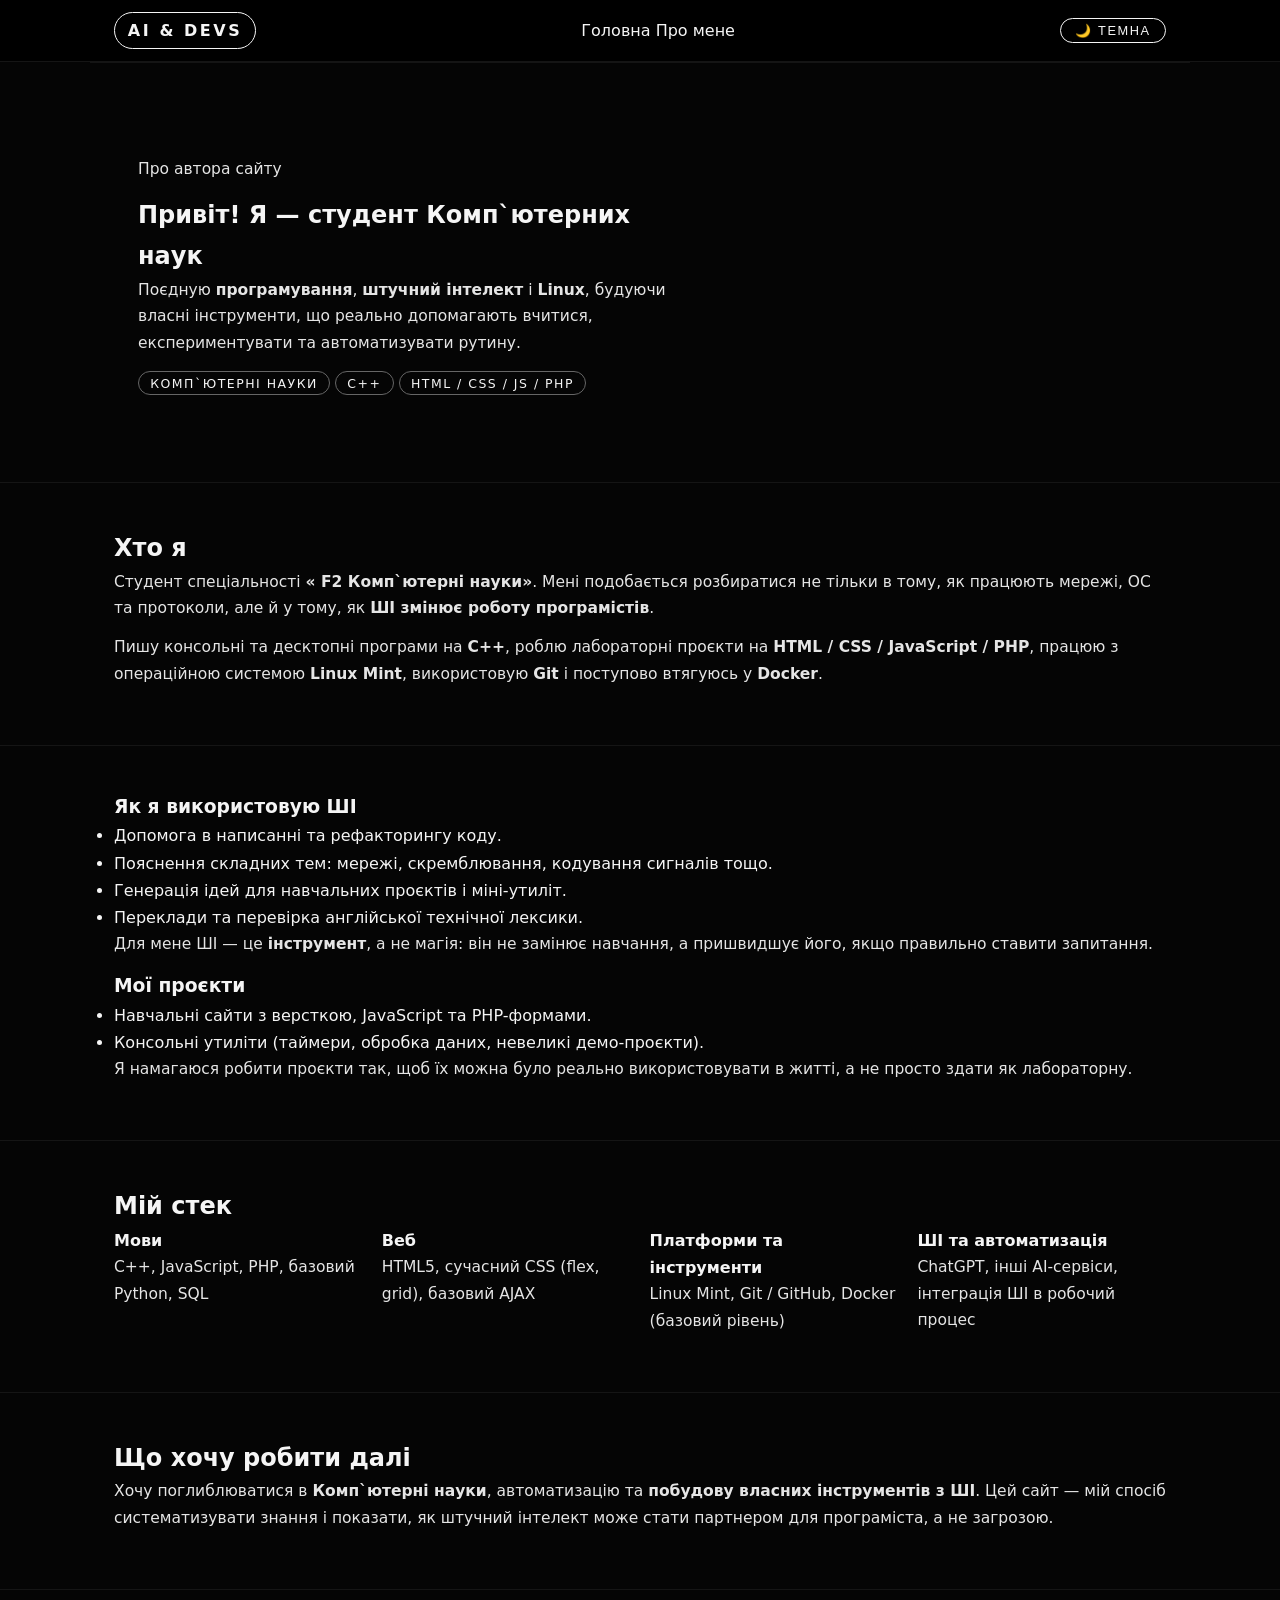
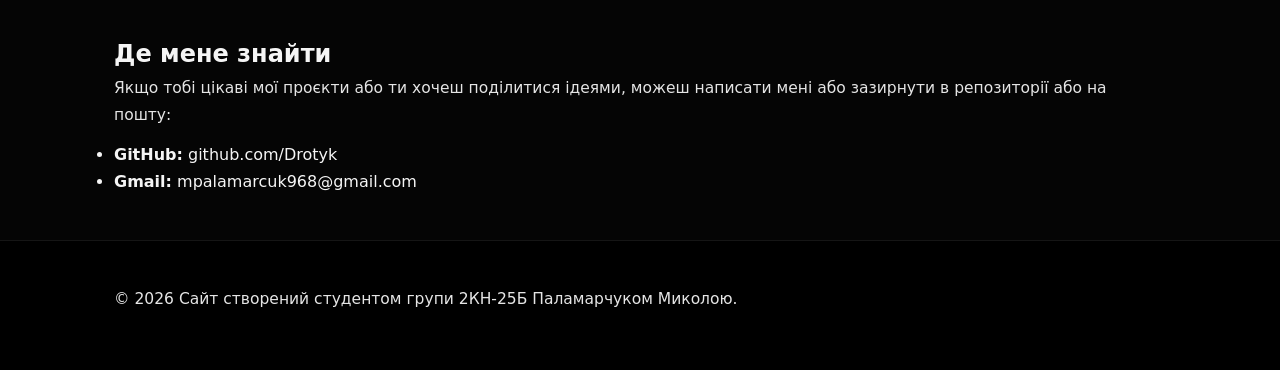
<file: about.html>
<!DOCTYPE html>
<html lang="uk">
<head>
  <meta charset="UTF-8" />
  <title>Про мене | ШІ та програмісти</title>
  <meta name="viewport" content="width=device-width, initial-scale=1" />
  <link rel="stylesheet" href="css/style.css">
  <link rel="stylesheet" href="css/about.css">
  <script src="js/theme-toggle.js"></script>
</head>
<body>
  <header class="site-header">
    <div class="header-inner">
      <div class="logo">
        <a href="index.html">AI &amp; Devs</a>
      </div>

      <nav class="main-nav">
        <a href="index.html">Головна</a>
        <a href="about.html" class="nav-active">Про мене</a>
      </nav>

      <!-- Кнопка перемикача теми -->
      <button class="theme-toggle" id="themeToggle" aria-label="Перемкнути тему">
        <span class="theme-toggle__icon" id="themeToggleIcon">🌙</span>
        <span class="theme-toggle__label" id="themeToggleLabel">Темна</span>
      </button>
    </div>
  </header>

  <main>
    <!-- Головний блок -->
    <section class="hero hero-about">
      <div class="section-inner about-layout">
        <div class="about-photo">
          <!-- Можеш замінити на свій <img src="img/me.jpg" alt="Моє фото" /> -->
          <div class="avatar-placeholder">
            <span></span>
          </div>
        </div>

        <div class="about-intro">
          <p class="eyebrow">Про автора сайту</p>
          <h1>Привіт! Я — студент Комп`ютерних наук</h1>
          <p class="lead">
            Поєдную <strong>програмування</strong>, <strong>штучний інтелект</strong> і
            <strong>Linux</strong>, будуючи власні інструменти, що реально допомагають
            вчитися, експериментувати та автоматизувати рутину.
          </p>
          <div class="about-tags">
            <span class="tag">Комп`ютерні науки</span>
            <span class="tag">C++</span>
            <span class="tag">HTML / CSS / JS / PHP</span>
          </div>
        </div>
      </div>
    </section>

    <!-- Хто я -->
    <section>
      <div class="section-inner about-block">
        <h2>Хто я</h2>
        <p>
          Студент спеціальності <strong>« F2 Комп`ютерні науки»</strong>. 
          Мені подобається розбиратися не тільки в тому, як працюють мережі, ОС та протоколи, 
          але й у тому, як <strong>ШІ змінює роботу програмістів</strong>.
        </p>
        <p>
          Пишу консольні та десктопні програми на <strong>C++</strong>, 
          роблю лабораторні проєкти на <strong>HTML / CSS / JavaScript / PHP</strong>, 
          працюю з операційною системою  <strong>Linux Mint</strong>, використовую <strong>Git</strong> 
          і поступово втягуюсь у <strong>Docker</strong>.
        </p>
      </div>
    </section>

    <!-- Як я використовую ШІ -->
    <section>
      <div class="section-inner about-grid">
        <div class="about-card">
          <h3>Як я використовую ШІ</h3>
          <ul>
            <li>Допомога в написанні та рефакторингу коду.</li>
            <li>Пояснення складних тем: мережі, скремблювання, кодування сигналів тощо.</li>
            <li>Генерація ідей для навчальних проєктів і міні-утиліт.</li>
            <li>Переклади та перевірка англійської технічної лексики.</li>
          </ul>
          <p>
            Для мене ШІ — це <strong>інструмент</strong>, а не магія: він не замінює навчання,
            а пришвидшує його, якщо правильно ставити запитання.
          </p>
        </div>

        <div class="about-card">
          <h3>Мої проєкти</h3>
          <ul>
            <li>Навчальні сайти з версткою, JavaScript та PHP-формами.</li>
            <li>Консольні утиліти (таймери, обробка даних, невеликі демо-проєкти). </li>
          </ul>
          <p>
            Я намагаюся робити проєкти так, щоб їх можна було реально
            використовувати в житті, а не просто здати як лабораторну.
          </p>
        </div>
      </div>
    </section>

    <!-- Стек навичок -->
    <section>
      <div class="section-inner about-block">
        <h2>Мій стек</h2>
        <div class="skills-grid">
          <div class="skill-group">
            <h4>Мови</h4>
            <p>C++, JavaScript, PHP, базовий Python, SQL</p>
          </div>
          <div class="skill-group">
            <h4>Веб</h4>
            <p>HTML5, сучасний CSS (flex, grid), базовий AJAX</p>
          </div>
          <div class="skill-group">
            <h4>Платформи та інструменти</h4>
            <p>Linux Mint, Git / GitHub, Docker (базовий рівень)</p>
          </div>
          <div class="skill-group">
            <h4>ШІ та автоматизація</h4>
            <p>ChatGPT, інші AI-сервіси, інтеграція ШІ в робочий процес</p>
          </div>
        </div>
      </div>
    </section>

    <!-- Що далі -->
    <section>
      <div class="section-inner about-block">
        <h2>Що хочу робити далі</h2>
        <p>
          Хочу поглиблюватися в <strong>Комп`ютерні науки</strong>, автоматизацію та
          <strong>побудову власних інструментів з ШІ</strong>. 
          Цей сайт — мій спосіб систематизувати знання і показати, 
          як штучний інтелект може стати партнером для програміста, а не загрозою.
        </p>
      </div>
    </section>

    <!-- Контакти / лінки -->
    <section>
      <div class="section-inner about-block">
        <h2>Де мене знайти</h2>
        <p>
          Якщо тобі цікаві мої проєкти або ти хочеш поділитися ідеями, 
          можеш написати мені або зазирнути в репозиторії або на пошту:
        </p>
        <ul class="links-list">
          <li><strong>GitHub:</strong> <a href="https://github.com/Drotyk" target="_blank" rel="noopener">github.com/Drotyk</a></li>
          <li><strong>Gmail:</strong><a> mpalamarcuk968@gmail.com</a></strong></li>
        </ul>
      </div>
    </section>
  </main>

  <footer class="site-footer">
    <div class="section-inner footer-inner">
      <p>© <span id="year"></span> Сайт створений студентом групи 2КН-25Б Паламарчуком Миколою.</p>
    </div>
  </footer>

</body>
</html>
</file>
<file: css/style.css>
/* ===== БАЗА ===== */
*, *::before, *::after {
  box-sizing: border-box;
  margin: 0;
  padding: 0;
}

html, body {
  height: 100%;
  scroll-behavior: smooth;
}

body {
  font-family: system-ui, -apple-system, BlinkMacSystemFont, "Segoe UI", sans-serif;
  background: #050505;
  color: #f5f5f5;
  display: flex;
  flex-direction: column;
  min-height: 100vh;
  line-height: 1.7;
}

a {
  color: inherit;
  text-decoration: none;
}

main {
  flex: 1;
}

/* Усі секції мають однаковий ритм відступів */
section {
  border-top: 1px solid #151515;
}

.section-inner {
  max-width: 68.75rem; /* 1100px */
  margin: 0 auto;
  padding: 2.8rem 1.5rem;
}

/* Заголовки секцій */
.section-title {
  text-transform: uppercase;
  letter-spacing: 0.16em;
  font-size: 0.9rem;
  color: #bfbfbf;
  margin-bottom: 0.4rem;
}

.section-heading {
  font-size: 1.45rem;
  text-transform: uppercase;
  letter-spacing: 0.08em;
  margin-bottom: 1.6rem;
}

/* ===== ШАПКА ===== */
header {
  border-bottom: 1px solid #151515;
  background: #000;
  position: sticky;
  top: 0;
  z-index: 10;
}

.header-inner {
  max-width: 68.75rem;
  margin: 0 auto;
  padding: 0.75rem 1.5rem;
  display: flex;
  align-items: center;
  justify-content: space-between;
  gap: 1rem;
}

.logo {
  font-size: 1rem;
  font-weight: 700;
  letter-spacing: 0.16em;
  text-transform: uppercase;
  padding: 0.25rem 0.8rem;
  border-radius: 999px;
  border: 1px solid #f5f5f5;
}

nav ul {
  list-style: none;
  display: flex;
  gap: 0.9rem;
  font-size: 0.85rem;
  text-transform: uppercase;
  letter-spacing: 0.09em;
}

nav a {
  padding: 0.2rem 0;
  border-bottom: 1px solid transparent;
}

nav a:hover {
  border-bottom: 1px solid #f5f5f5;
}

/* ===== HERO ===== */
.hero {
  max-width: 68.75rem;
  margin: 0 auto;
  padding: 3rem 1.5rem 2.6rem;
  display: grid;
  grid-template-columns: minmax(0, 1.4fr) minmax(0, 1fr);
  gap: 2.4rem;
  align-items: center;
}

.hero-title {
  font-size: clamp(2.1rem, 4vw, 3rem);
  text-transform: uppercase;
  letter-spacing: 0.12em;
  margin-bottom: 1rem;
}

.hero-subtitle {
  font-size: 1.02rem;
  color: #d0d0d0;
  margin-bottom: 1.4rem;
}

.hero-tags {
  display: flex;
  flex-wrap: wrap;
  gap: 0.55rem;
  margin-bottom: 1.8rem;
}

.tag {
  border: 1px solid #666;
  padding: 0.22rem 0.7rem;
  font-size: 0.78rem;
  text-transform: uppercase;
  letter-spacing: 0.12em;
  border-radius: 999px;
}

.hero-quote {
  font-size: 0.95rem;
  border-left: 2px solid #f5f5f5;
  padding-left: 0.9rem;
  color: #e0e0e0;
}

/* Правий блок hero */
.hero-visual {
  border: 1px solid #333;
  padding: 1.5rem;
  background: radial-gradient(circle at top, #202020 0, #050505 55%);
  border-radius: 0.9rem;
}

.hero-visual-title {
  font-size: 0.85rem;
  text-transform: uppercase;
  letter-spacing: 0.16em;
  margin-bottom: 1rem;
  color: #bfbfbf;
}

.hero-diagram {
  border: 1px solid #555;
  padding: 1rem;
  display: grid;
  gap: 0.7rem;
  font-size: 0.9rem;
  border-radius: 0.6rem;
}

.diagram-row {
  display: flex;
  align-items: center;
  gap: 0.9rem;
}

.diagram-label {
  text-transform: uppercase;
  letter-spacing: 0.08em;
  font-size: 0.72rem;
  color: #bfbfbf;
  min-width: 4.375rem; /* 70px */
}

.diagram-bar {
  flex: 1;
  border: 1px solid #777;
  height: 0.7rem;
  position: relative;
  background: #000;
  border-radius: 999px;
  overflow: hidden;
}

.diagram-fill {
  position: absolute;
  top: 0;
  left: 0;
  bottom: 0;
  background: #f5f5f5;
}

.diagram-fill.auto {
  width: 65%;
  opacity: 0.88;
}

.diagram-fill.creative {
  width: 35%;
  opacity: 0.55;
}

/* ===== СПІЛЬНІ СІТКИ ===== */
.section-grid {
  display: grid;
  grid-template-columns: minmax(0, 1.05fr) minmax(0, 1.4fr);
  gap: 2rem;
}

/* ===== ТЕКСТОВІ АБЗАЦИ ===== */
p {
  margin-bottom: 0.8rem;
  color: #e5e5e5;
  font-size: 0.97rem;
}

/* ===== КАРТОЧКИ ПЛЮСИ/МІНУСИ ===== */
.cards {
  display: grid;
  grid-template-columns: repeat(auto-fit, minmax(15.5rem, 1fr)); /* ~245px */
  gap: 1.3rem;
}

.card {
  border: 1px solid #262626;
  padding: 1.2rem 1.2rem;
  background: #090909;
  border-radius: 0.8rem;
  display: flex;
  flex-direction: column;
  gap: 0.4rem;
}

.card-title {
  text-transform: uppercase;
  letter-spacing: 0.12em;
  font-size: 0.78rem;
  color: #d0d0d0;
}

.card strong {
  font-size: 0.95rem;
}

.card ul {
  margin-left: 1.1rem;
  margin-top: 0.3rem;
  font-size: 0.95rem;
}

.card li {
  margin-bottom: 0.35rem;
}

/* ===== ТАЙМЛАЙН ===== */
.timeline {
  display: grid;
  grid-template-columns: repeat(auto-fit, minmax(15rem, 1fr)); /* 240px */
  gap: 1.1rem;
  font-size: 0.9rem;
}

.timeline-item {
  border: 1px solid #262626;
  padding: 1.1rem 1.1rem;
  background: #070707;
  border-radius: 0.8rem;
}

.timeline-year {
  font-size: 0.75rem;
  text-transform: uppercase;
  letter-spacing: 0.18em;
  color: #bfbfbf;
  margin-bottom: 0.5rem;
}

.timeline-title {
  font-weight: 600;
  margin-bottom: 0.45rem;
}

/* ===== НАВИЧКИ ===== */
.skills-grid {
  display: grid;
  grid-template-columns: repeat(auto-fit, minmax(15rem, 1fr)); /* 240px */
  gap: 1.2rem;
}

.skills-col {
  border: 1px solid #262626;
  padding: 1.1rem 1.2rem;
  border-radius: 0.8rem;
  background: #070707;
  font-size: 0.95rem;
}

.skills-col h4 {
  text-transform: uppercase;
  letter-spacing: 0.12em;
  font-size: 0.8rem;
  margin-bottom: 0.6rem;
  color: #d0d0d0;
}

.skills-col ul {
  list-style: square;
  margin-left: 1.1rem;
}

.skills-col li {
  margin-bottom: 0.35rem;
}

/* ===== CHECKLIST (КРОКИ) ===== */
.checklist {
  display: grid;
  grid-template-columns: repeat(auto-fit, minmax(15.6rem, 1fr)); /* ~250px */
  gap: 1.1rem;
  font-size: 0.95rem;
}

.checklist-item {
  border: 1px solid #262626;
  padding: 1.1rem 1.2rem;
  background: #070707;
  border-radius: 0.8rem;
}

.checklist-item h4 {
  text-transform: uppercase;
  letter-spacing: 0.12em;
  font-size: 0.8rem;
  margin-bottom: 0.55rem;
  color: #d0d0d0;
}

/* ===== ВНТУ ===== */
.vntu-card-grid {
  display: grid;
  grid-template-columns: repeat(auto-fit, minmax(15rem, 1fr)); /* 240px */
  gap: 1.1rem;
}

.vntu-card {
  border: 1px solid #262626;
  padding: 1.1rem 1.2rem;
  background: #070707;
  border-radius: 0.8rem;
  font-size: 0.95rem;
}

.vntu-card h3 {
  text-transform: uppercase;
  letter-spacing: 0.12em;
  font-size: 0.8rem;
  margin-bottom: 0.6rem;
  color: #d0d0d0;
}

.vntu-card ul {
  margin-left: 1.1rem;
  font-size: 0.95rem;
}

.vntu-card li {
  margin-bottom: 0.35rem;
}

.vntu-cta {
  margin-top: 2.1rem;
  border: 1px solid #f5f5f5;
  padding: 1.3rem 1.2rem;
  text-align: center;
  background: #050505;
  border-radius: 0.9rem;
}

.vntu-badge {
  display: inline-block;
  text-transform: uppercase;
  letter-spacing: 0.18em;
  font-size: 0.72rem;
  margin-bottom: 0.6rem;
  color: #f5f5f5;
}

.vntu-cta p {
  margin-bottom: 0.8rem;
}

.vntu-btn {
  display: inline-block;
  margin-top: 0.4rem;
  padding: 0.5rem 1.4rem;
  border: 1px solid #ffffff;
  text-transform: uppercase;
  letter-spacing: 0.14em;
  font-size: 0.78rem;
  background: transparent;
  color: #ffffff;
  border-radius: 999px;
}

.vntu-btn:hover {
  background: #ffffff;
  color: #000000;
}

/* ===== AI-TOOLS СЕКЦІЯ ===== */

/* Робимо лівий текст + праві картки більш збалансованими */
#ai-tools .section-grid {
  align-items: flex-start;
  gap: 2.2rem;
}

/* Картки тепер у 2 колонки на широких екранах */
.ai-tools-groups {
  display: grid;
  grid-template-columns: repeat(2, minmax(0, 1fr));
  gap: 1.1rem;
  font-size: 0.95rem;
}

/* На вузьких екранах повертаємо 1 колонку */
@media (max-width: 56.25rem) {
  .ai-tools-groups {
    grid-template-columns: 1fr;
  }
}

.ai-tools-group {
  border: 1px solid #262626;
  padding: 1.1rem 1.2rem 1.2rem;
  background: #070707;
  border-radius: 0.8rem;
}

/* Заголовок у картці */
.ai-tools-group h3 {
  text-transform: uppercase;
  letter-spacing: 0.12em;
  font-size: 0.8rem;
  margin-bottom: 0.5rem;
  color: #d0d0d0;
}

/* Основний текст у картці */
.ai-tools-group p {
  font-size: 0.9rem;
  margin-bottom: 0.45rem;
}

/* Список інструментів/переваг */
.ai-tools-group ul {
  margin-left: 1.1rem;
  margin-top: 0.3rem;
}

.ai-tools-group li {
  margin-bottom: 0.3rem;
}

/* Світла тема для цих блоків (щоб не стали сірими) */
body.theme-light .ai-tools-group {
  background: #ffffff;
  border-color: #dddddd;
}


/* ===== GRID-ТAБЛИЦЯ З AI-ІНСТРУМЕНТАМИ ===== */
.ai-table-wrapper {
  margin-top: 2.1rem;
  font-size: 0.9rem;
}

.ai-table-title {
  text-transform: uppercase;
  letter-spacing: 0.12em;
  font-size: 0.8rem;
  margin-bottom: 0.8rem;
  color: #d0d0d0;
}

.ai-grid-table {
  display: grid;
  grid-template-columns: 1.1fr 1.2fr 2fr 1.4fr;
  border: 1px solid #262626;
  background: #050505;
  border-radius: 0.8rem;
  overflow: hidden;
}

/* ===== ВІДЕО ===== */

.video-grid {
  display: grid;
  grid-template-columns: repeat(auto-fit, minmax(17rem, 1fr));
  gap: 1.3rem;
}

.video-card {
  border: 1px solid #262626;
  padding: 1.1rem 1.1rem 1.2rem;
  background: #070707;
  border-radius: 0.8rem;
  font-size: 0.95rem;
  display: flex;
  flex-direction: column;
  gap: 0.6rem;
}

.video-frame {
  position: relative;
  width: 100%;
  aspect-ratio: 16 / 9;
  border-radius: 0.6rem;
  overflow: hidden;
  border: 1px solid #333333;
  background: #000;
}

.video-frame iframe {
  width: 100%;
  height: 100%;
  border: none;
}

.video-title {
  text-transform: uppercase;
  letter-spacing: 0.12em;
  font-size: 0.8rem;
}

.video-description {
  font-size: 0.9rem;
}
.video-card-inline {
  margin-top: 1.2rem;
}

/* ===== ДЖЕРЕЛА ===== */

.sources-list {
  list-style: none;
  display: grid;
  grid-template-columns: minmax(0, 1fr);
  gap: 0.9rem;
  margin-bottom: 1.2rem;
  font-size: 0.9rem;
}

.sources-list li {
  border: 1px solid #262626;
  border-radius: 0.8rem;
  padding: 0.9rem 1rem;
  background: #070707;
}

.sources-list strong {
  font-size: 0.92rem;
}

.sources-list a {
  border-bottom: 1px solid transparent;
  font-size: 0.9rem;
}

.sources-list a:hover {
  border-bottom-color: currentColor;
}

.sources-note {
  font-size: 0.9rem;
  color: #d0d0d0;
}

/* далі вже йдуть стилі для таблиці AI */
.ai-grid-header,
.ai-grid-cell {
  padding: 0.6rem 0.75rem;
  border-bottom: 1px solid #262626;
  border-right: 1px solid #262626;
}


.ai-grid-table > :nth-child(4n) {
  border-right: none;
}

.ai-grid-header {
  background: #101010;
  font-weight: 600;
  text-transform: uppercase;
  letter-spacing: 0.12em;
  font-size: 0.75rem;
  color: #f5f5f5;
}

/* ===== ФУТЕР ===== */
footer {
  border-top: 1px solid #151515;
  background: #000;
}

.footer-inner {
  max-width: 68.75rem;
  margin: 0 auto;
  padding: 1.1rem 1.5rem 1.6rem;
  font-size: 0.82rem;
  color: #a0a0a0;
  display: flex;
  flex-wrap: wrap;
  justify-content: space-between;
  gap: 0.9rem;
}

.footer-inner a {
  border-bottom: 1px solid transparent;
  text-transform: uppercase;
  letter-spacing: 0.14em;
  font-size: 0.8rem;
}

.footer-inner a:hover {
  border-bottom: 1px solid #ffffff;
}

/* ===== АДАПТИВ ===== */
@media (max-width: 56.25rem) { /* 900px */
  .hero {
    grid-template-columns: 1fr;
    padding-top: 2.2rem;
    row-gap: 2rem;
  }

  .hero-visual {
    order: -1;
  }

  .section-grid {
    grid-template-columns: 1fr;
  }

  .ai-tools-groups {
    grid-template-columns: 1fr;
  }
}

@media (max-width: 37.5rem) { /* 600px */
  .header-inner {
    flex-direction: column;
    align-items: flex-start;
  }

  nav ul {
    flex-wrap: wrap;
    justify-content: flex-start;
  }

  .hero {
    padding-inline: 1.1rem;
  }

  .section-inner {
    padding-inline: 1.1rem;
  }

  .ai-grid-table {
    grid-template-columns: 1fr 1fr;
  }

  .ai-grid-table > :nth-child(2n) {
    border-right: none;
  }
}
/* ===== КНОПКА ТЕМИ ===== */

.theme-toggle {
  border: 1px solid #f5f5f5;
  background: transparent;
  color: #f5f5f5;
  border-radius: 999px;
  padding: 0.25rem 0.9rem;
  font-size: 0.8rem;
  text-transform: uppercase;
  letter-spacing: 0.12em;
  cursor: pointer;
  transition: background 0.15s ease, color 0.15s ease, border-color 0.15s ease;
}

.theme-toggle:hover {
  background: #f5f5f5;
  color: #000;
}
/* ===== СВІТЛА ТЕМА: єдиний колір тексту ===== */

html.theme-light,
body.theme-light {
  background: #f5f5f5;
  color: #111111; /* базовий колір тексту */
}

/* Основний текст усюди */
body.theme-light p,
body.theme-light li,
body.theme-light a {
  color: #111111;
}

/* Уніфікуємо всі заголовки/підзаголовки під той самий колір */
body.theme-light .section-title,
body.theme-light .section-heading,
body.theme-light .hero-title,
body.theme-light .hero-subtitle,
body.theme-light .hero-quote,
body.theme-light .timeline-year,
body.theme-light .card-title,
body.theme-light .skills-col h4,
body.theme-light .checklist-item h4,
body.theme-light .vntu-card h3,
body.theme-light .ai-tools-group h3,
body.theme-light .video-title,
body.theme-light .vntu-badge {
  color: #111111;
}

/* Навігація в світлій темі */
body.theme-light nav a:hover {
  border-bottom-color: #111111;
}

/* Теги, діаграма, логотип */
body.theme-light .tag {
  border-color: #999999;
}

body.theme-light .diagram-bar {
  background: #ffffff;
  border-color: #999999;
}

body.theme-light .logo {
  border-color: #111111;
}

/* CTA, таблиця і т.п. */
body.theme-light .vntu-cta {
  background: #ffffff;
  border-color: #111111;
}

body.theme-light .ai-grid-table {
  background: #ffffff;
  border-color: #dddddd;
}

body.theme-light .ai-grid-header {
  background: #f0f0f0;
  color: #111111;
}

/* Картки, відео, джерела – білі з сірим бордером */
body.theme-light .card,
body.theme-light .timeline-item,
body.theme-light .skills-col,
body.theme-light .checklist-item,
body.theme-light .vntu-card,
body.theme-light .ai-tools-group,
body.theme-light .video-card,
body.theme-light .sources-list li {
  background: #ffffff;
  border-color: #dddddd;
}

/* Кнопка теми в світлому режимі */
body.theme-light .theme-toggle {
  border-color: #111111;
  color: #111111;
}

body.theme-light .theme-toggle:hover {
  background: #111111;
  color: #ffffff;
}
/* ===== Світла тема: фікс правого HERO-блоку ===== */

/* сам блок праворуч */
body.theme-light .hero-visual {
  background: #ffffff;
  border-color: #d0d0d0;
}

/* внутрішня рамка з діаграмою */
body.theme-light .hero-diagram {
  border-color: #dddddd;
  background: #fafafa;
}

/* підпис зверху */
body.theme-light .hero-visual-title {
  color: #111111;
}

/* смужки-барчики */
body.theme-light .diagram-bar {
  background: #ffffff;
  border-color: #bbbbbb;
}

/* заповнення барів – робимо темним, щоб було видно на білому фоні */
body.theme-light .diagram-fill {
  background: #111111;
}
/* ===== СВІТЛА ТЕМА: HEADER ===== */

body.theme-light header {
  background: #ffffff;
  border-bottom-color: #e0e0e0;
}

/* текст у хедері робимо темним */
body.theme-light .header-inner {
  color: #111111;
}

body.theme-light nav a {
  color: #111111;
}

body.theme-light nav a:hover {
  border-bottom-color: #111111;
}

/* логотип чорний, а не білий */
body.theme-light .logo {
  color: #111111;
  border-color: #111111;
}
</file>
<file: css/about.css>
/* ===== БАЗА ===== */
*, *::before, *::after {
  box-sizing: border-box;
  margin: 0;
  padding: 0;
}

html, body {
  height: 100%;
  scroll-behavior: smooth;
}

body {
  font-family: system-ui, -apple-system, BlinkMacSystemFont, "Segoe UI", sans-serif;
  background: #050505;
  color: #f5f5f5;
  display: flex;
  flex-direction: column;
  min-height: 100vh;
  line-height: 1.7;
}

a {
  color: inherit;
  text-decoration: none;
}

main {
  flex: 1;
}

/* Усі секції мають однаковий ритм відступів */
section {
  border-top: 1px solid #151515;
}

.section-inner {
  max-width: 68.75rem; /* 1100px */
  margin: 0 auto;
  padding: 2.8rem 1.5rem;
}

/* Заголовки секцій */
.section-title {
  text-transform: uppercase;
  letter-spacing: 0.16em;
  font-size: 0.9rem;
  color: #bfbfbf;
  margin-bottom: 0.4rem;
}

.section-heading {
  font-size: 1.45rem;
  text-transform: uppercase;
  letter-spacing: 0.08em;
  margin-bottom: 1.6rem;
}

/* ===== ШАПКА ===== */
header {
  border-bottom: 1px solid #151515;
  background: #000;
  position: sticky;
  top: 0;
  z-index: 10;
}

.header-inner {
  max-width: 68.75rem;
  margin: 0 auto;
  padding: 0.75rem 1.5rem;
  display: flex;
  align-items: center;
  justify-content: space-between;
  gap: 1rem;
}

.logo {
  font-size: 1rem;
  font-weight: 700;
  letter-spacing: 0.16em;
  text-transform: uppercase;
  padding: 0.25rem 0.8rem;
  border-radius: 999px;
  border: 1px solid #f5f5f5;
}

nav ul {
  list-style: none;
  display: flex;
  gap: 0.9rem;
  font-size: 0.85rem;
  text-transform: uppercase;
  letter-spacing: 0.09em;
}

nav a {
  padding: 0.2rem 0;
  border-bottom: 1px solid transparent;
}

nav a:hover {
  border-bottom: 1px solid #f5f5f5;
}

/* ===== HERO ===== */
.hero {
  max-width: 68.75rem;
  margin: 0 auto;
  padding: 3rem 1.5rem 2.6rem;
  display: grid;
  grid-template-columns: minmax(0, 1.4fr) minmax(0, 1fr);
  gap: 2.4rem;
  align-items: center;
}

/* ВАЖЛИВО: заголовок більше НЕ обрізається */
.hero-title {
  font-size: clamp(2.1rem, 4vw, 3rem);
  text-transform: uppercase;
  letter-spacing: 0.12em;
  margin-bottom: 1rem;

  /* важливе */
  white-space: normal;   /* дозволяємо перенос рядків */
  overflow: visible;     /* нічого не ховаємо */
}

.hero-subtitle {
  font-size: 1.02rem;
  color: #d0d0d0;
  margin-bottom: 1.4rem;
}

.hero-tags {
  display: flex;
  flex-wrap: wrap;
  gap: 0.55rem;
  margin-bottom: 1.8rem;
}

.tag {
  border: 1px solid #666;
  padding: 0.22rem 0.7rem;
  font-size: 0.78rem;
  text-transform: uppercase;
  letter-spacing: 0.12em;
  border-radius: 999px;
}

.hero-quote {
  font-size: 0.95rem;
  border-left: 2px solid #f5f5f5;
  padding-left: 0.9rem;
  color: #e0e0e0;
}

/* Правий блок hero */
.hero-visual {
  border: 1px solid #333;
  padding: 1.5rem;
  background: radial-gradient(circle at top, #202020 0, #050505 55%);
  border-radius: 0.9rem;
}

.hero-visual-title {
  font-size: 0.85rem;
  text-transform: uppercase;
  letter-spacing: 0.16em;
  margin-bottom: 1rem;
  color: #bfbfbf;
}

.hero-diagram {
  border: 1px solid #555;
  padding: 1rem;
  display: grid;
  gap: 0.7rem;
  font-size: 0.9rem;
  border-radius: 0.6rem;
}

.diagram-row {
  display: flex;
  align-items: center;
  gap: 0.9rem;
}

.diagram-label {
  text-transform: uppercase;
  letter-spacing: 0.08em;
  font-size: 0.72rem;
  color: #bfbfbf;
  min-width: 4.375rem; /* 70px */
}

.diagram-bar {
  flex: 1;
  border: 1px solid #777;
  height: 0.7rem;
  position: relative;
  background: #000;
  border-radius: 999px;
  overflow: hidden;
}

.diagram-fill {
  position: absolute;
  top: 0;
  left: 0;
  bottom: 0;
  background: #f5f5f5;
}

.diagram-fill.auto {
  width: 65%;
  opacity: 0.88;
}

.diagram-fill.creative {
  width: 35%;
  opacity: 0.55;
}

/* ===== СПІЛЬНІ СІТКИ ===== */
.section-grid {
  display: grid;
  grid-template-columns: minmax(0, 1.05fr) minmax(0, 1.4fr);
  gap: 2rem;
}

/* ===== ТЕКСТОВІ АБЗАЦИ ===== */
p {
  margin-bottom: 0.8rem;
  color: #e5e5e5;
  font-size: 0.97rem;
}

/* ===== КАРТОЧКИ ПЛЮСИ/МІНУСИ ===== */
.cards {
  display: grid;
  grid-template-columns: repeat(auto-fit, minmax(15.5rem, 1fr)); /* ~245px */
  gap: 1.3rem;
}

.card {
  border: 1px solid #262626;
  padding: 1.2rem 1.2rem;
  background: #090909;
  border-radius: 0.8rem;
  display: flex;
  flex-direction: column;
  gap: 0.4rem;
}

.card-title {
  text-transform: uppercase;
  letter-spacing: 0.12em;
  font-size: 0.78rem;
  color: #d0d0d0;
}

.card strong {
  font-size: 0.95rem;
}

.card ul {
  margin-left: 1.1rem;
  margin-top: 0.3rem;
  font-size: 0.95rem;
}

.card li {
  margin-bottom: 0.35rem;
}

/* ===== ТАЙМЛАЙН ===== */
.timeline {
  display: grid;
  grid-template-columns: repeat(auto-fit, minmax(15rem, 1fr)); /* 240px */
  gap: 1.1rem;
  font-size: 0.9rem;
}

.timeline-item {
  border: 1px solid #262626;
  padding: 1.1rem 1.1rem;
  background: #070707;
  border-radius: 0.8rem;
}

.timeline-year {
  font-size: 0.75rem;
  text-transform: uppercase;
  letter-spacing: 0.18em;
  color: #bfbfbf;
  margin-bottom: 0.5rem;
}

.timeline-title {
  font-weight: 600;
  margin-bottom: 0.45rem;
}

/* ===== НАВИЧКИ ===== */
.skills-grid {
  display: grid;
  grid-template-columns: repeat(auto-fit, minmax(15rem, 1fr)); /* 240px */
  gap: 1.2rem;
}

.skills-col {
  border: 1px solid #262626;
  padding: 1.1rem 1.2rem;
  border-radius: 0.8rem;
  background: #070707;
  font-size: 0.95rem;
}

.skills-col h4 {
  text-transform: uppercase;
  letter-spacing: 0.12em;
  font-size: 0.8rem;
  margin-bottom: 0.6rem;
  color: #d0d0d0;
}

.skills-col ul {
  list-style: square;
  margin-left: 1.1rem;
}

.skills-col li {
  margin-bottom: 0.35rem;
}

/* ===== CHECKLIST (КРОКИ) ===== */
.checklist {
  display: grid;
  grid-template-columns: repeat(auto-fit, minmax(15.6rem, 1fr)); /* ~250px */
  gap: 1.1rem;
  font-size: 0.95rem;
}

.checklist-item {
  border: 1px solid #262626;
  padding: 1.1rem 1.2rem;
  background: #070707;
  border-radius: 0.8rem;
}

.checklist-item h4 {
  text-transform: uppercase;
  letter-spacing: 0.12em;
  font-size: 0.8rem;
  margin-bottom: 0.55rem;
  color: #d0d0d0;
}

/* ===== ВНТУ ===== */
.vntu-card-grid {
  display: grid;
  grid-template-columns: repeat(auto-fit, minmax(15rem, 1fr)); /* 240px */
  gap: 1.1rem;
}

.vntu-card {
  border: 1px solid #262626;
  padding: 1.1rem 1.2rem;
  background: #070707;
  border-radius: 0.8rem;
  font-size: 0.95rem;
}

.vntu-card h3 {
  text-transform: uppercase;
  letter-spacing: 0.12em;
  font-size: 0.8rem;
  margin-bottom: 0.6rem;
  color: #d0d0d0;
}

.vntu-card ul {
  margin-left: 1.1rem;
  font-size: 0.95rem;
}

.vntu-card li {
  margin-bottom: 0.35rem;
}

.vntu-cta {
  margin-top: 2.1rem;
  border: 1px solid #f5f5f5;
  padding: 1.3rem 1.2rem;
  text-align: center;
  background: #050505;
  border-radius: 0.9rem;
}

.vntu-badge {
  display: inline-block;
  text-transform: uppercase;
  letter-spacing: 0.18em;
  font-size: 0.72rem;
  margin-bottom: 0.6rem;
  color: #f5f5f5;
}

.vntu-cta p {
  margin-bottom: 0.8rem;
}

.vntu-btn {
  display: inline-block;
  margin-top: 0.4rem;
  padding: 0.5rem 1.4rem;
  border: 1px solid #ffffff;
  text-transform: uppercase;
  letter-spacing: 0.14em;
  font-size: 0.78rem;
  background: transparent;
  color: #ffffff;
  border-radius: 999px;
}

.vntu-btn:hover {
  background: #ffffff;
  color: #000000;
}

/* ===== AI-TOOLS СЕКЦІЯ ===== */

/* Робимо лівий текст + праві картки більш збалансованими */
#ai-tools .section-grid {
  align-items: flex-start;
  gap: 2.2rem;
}

/* Картки тепер у 2 колонки на широких екранах */
.ai-tools-groups {
  display: grid;
  grid-template-columns: repeat(2, minmax(0, 1fr));
  gap: 1.1rem;
  font-size: 0.95rem;
}

/* На вузьких екранах повертаємо 1 колонку */
@media (max-width: 56.25rem) {
  .ai-tools-groups {
    grid-template-columns: 1fr;
  }
}

/* ===== КНОПКА ТЕМИ ===== */

.theme-toggle {
  border: 1px solid #f5f5f5;
  background: transparent;
  color: #f5f5f5;
  border-radius: 999px;
  padding: 0.25rem 0.9rem;
  font-size: 0.8rem;
  text-transform: uppercase;
  letter-spacing: 0.12em;
  cursor: pointer;
  transition: background 0.15s ease, color 0.15s ease, border-color 0.15s ease;
}

.theme-toggle:hover {
  background: #f5f5f5;
  color: #000;
}

/* ===== СВІТЛА ТЕМА (body.theme-light) ===== */

html.theme-light,
body.theme-light {
  background: #f5f5f5;
  color: #111111;
}

/* Основний текст */
body.theme-light p,
body.theme-light li,
body.theme-light a {
  color: #111111;
}

/* Заголовки, підзаголовки */
body.theme-light .section-title,
body.theme-light .section-heading,
body.theme-light .hero-title,
body.theme-light .hero-subtitle,
body.theme-light .hero-quote,
body.theme-light .timeline-year,
body.theme-light .card-title,
body.theme-light .skills-col h4,
body.theme-light .checklist-item h4,
body.theme-light .vntu-card h3,
body.theme-light .ai-tools-group h3,
body.theme-light .video-title,
body.theme-light .vntu-badge {
  color: #111111;
}

/* Хедер у світлій темі */
body.theme-light header {
  background: #ffffff;
  border-bottom-color: #e0e0e0;
}

body.theme-light .header-inner {
  color: #111111;
}

body.theme-light nav a {
  color: #111111;
}

body.theme-light nav a:hover {
  border-bottom-color: #111111;
}

/* Логотип */
body.theme-light .logo {
  color: #111111;
  border-color: #111111;
}

/* Картки, таймлайн, навички, чеклісти, ВНТУ, відео, джерела */
body.theme-light .card,
body.theme-light .timeline-item,
body.theme-light .skills-col,
body.theme-light .checklist-item,
body.theme-light .vntu-card,
body.theme-light .ai-tools-group,
body.theme-light .video-card,
body.theme-light .sources-list li {
  background: #ffffff;
  border-color: #dddddd;
}

/* CTA-блок ВНТУ */
body.theme-light .vntu-cta {
  background: #ffffff;
  border-color: #111111;
}

/* Таблиця AI */
body.theme-light .ai-grid-table {
  background: #ffffff;
  border-color: #dddddd;
}

body.theme-light .ai-grid-header {
  background: #f0f0f0;
  color: #111111;
}

/* Правий HERO-блок */
body.theme-light .hero-visual {
  background: #ffffff;
  border-color: #d0d0d0;
}

body.theme-light .hero-diagram {
  border-color: #dddddd;
  background: #fafafa;
}

body.theme-light .diagram-bar {
  background: #ffffff;
  border-color: #bbbbbb;
}

body.theme-light .diagram-fill {
  background: #111111;
}

/* Кнопка теми в світлій темі */
body.theme-light .theme-toggle {
  border-color: #111111;
  color: #111111;
}

body.theme-light .theme-toggle:hover {
  background: #111111;
  color: #ffffff;
}
</file>
